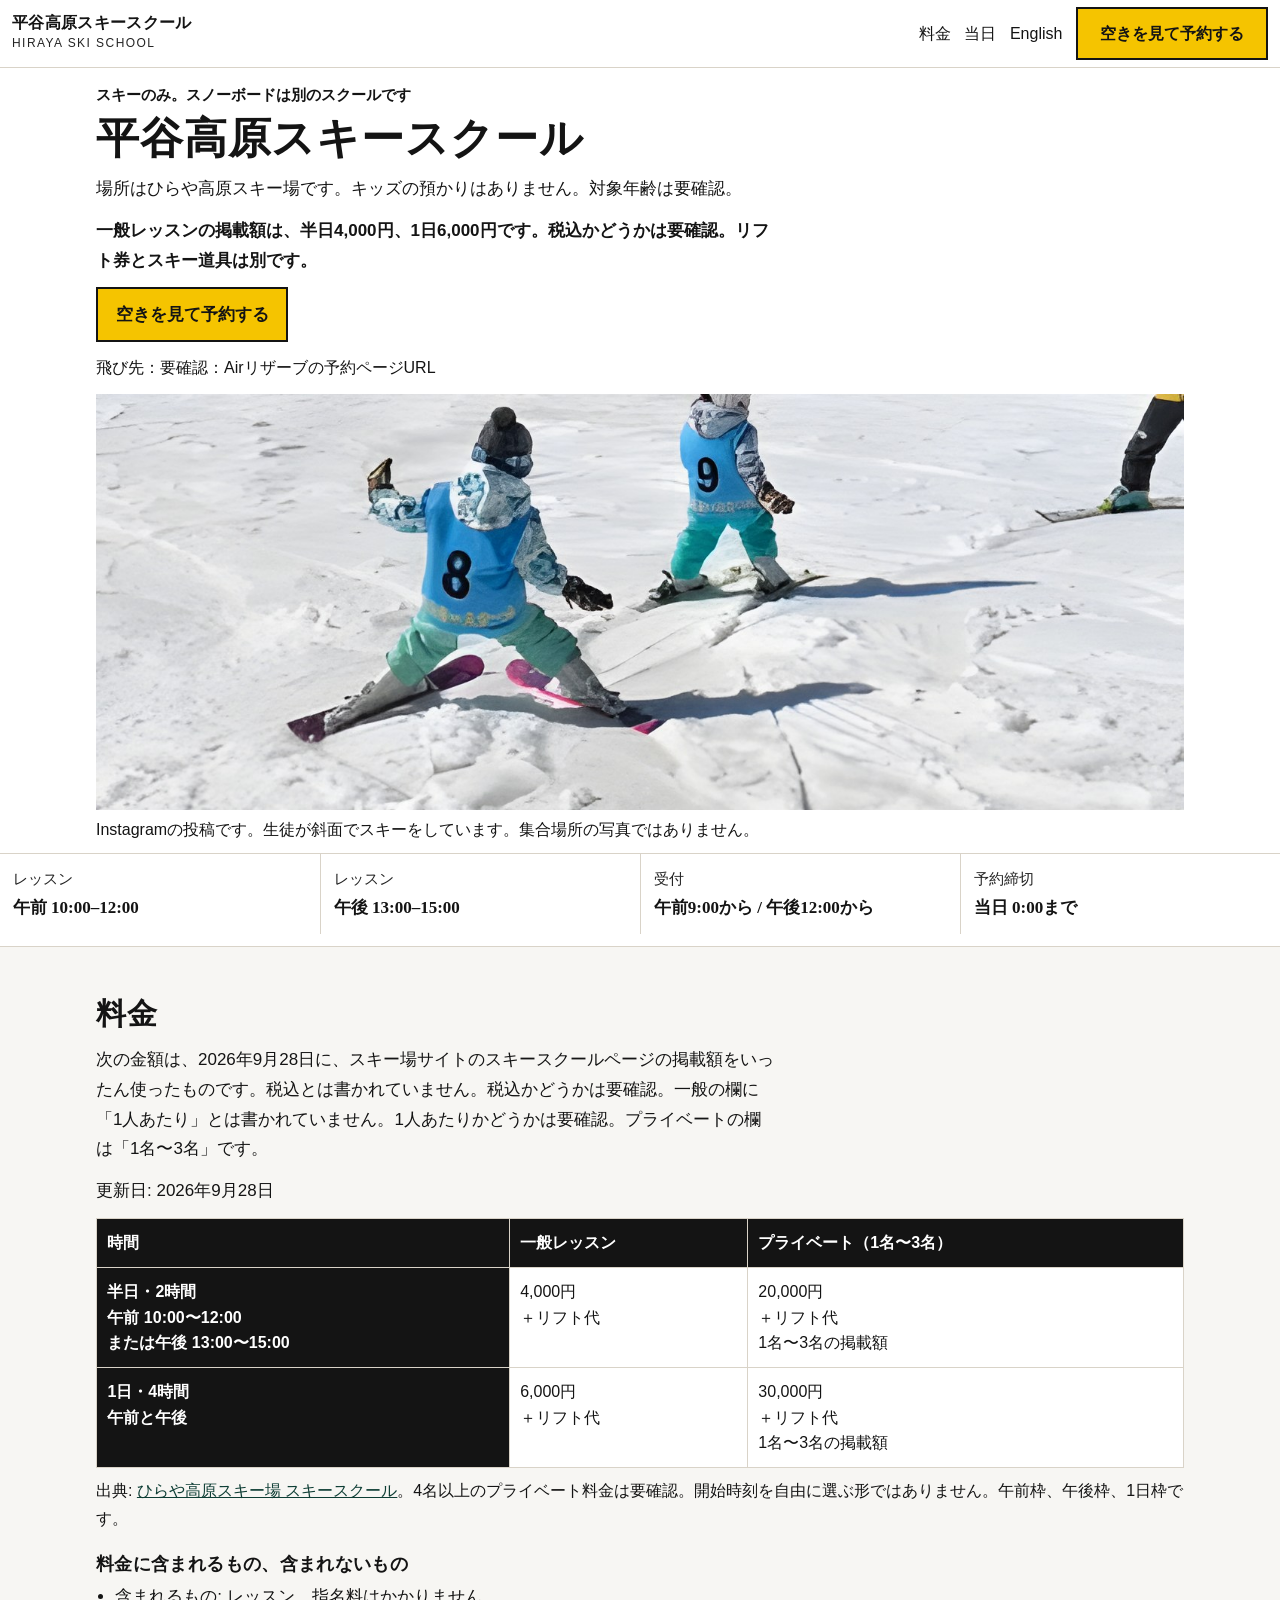
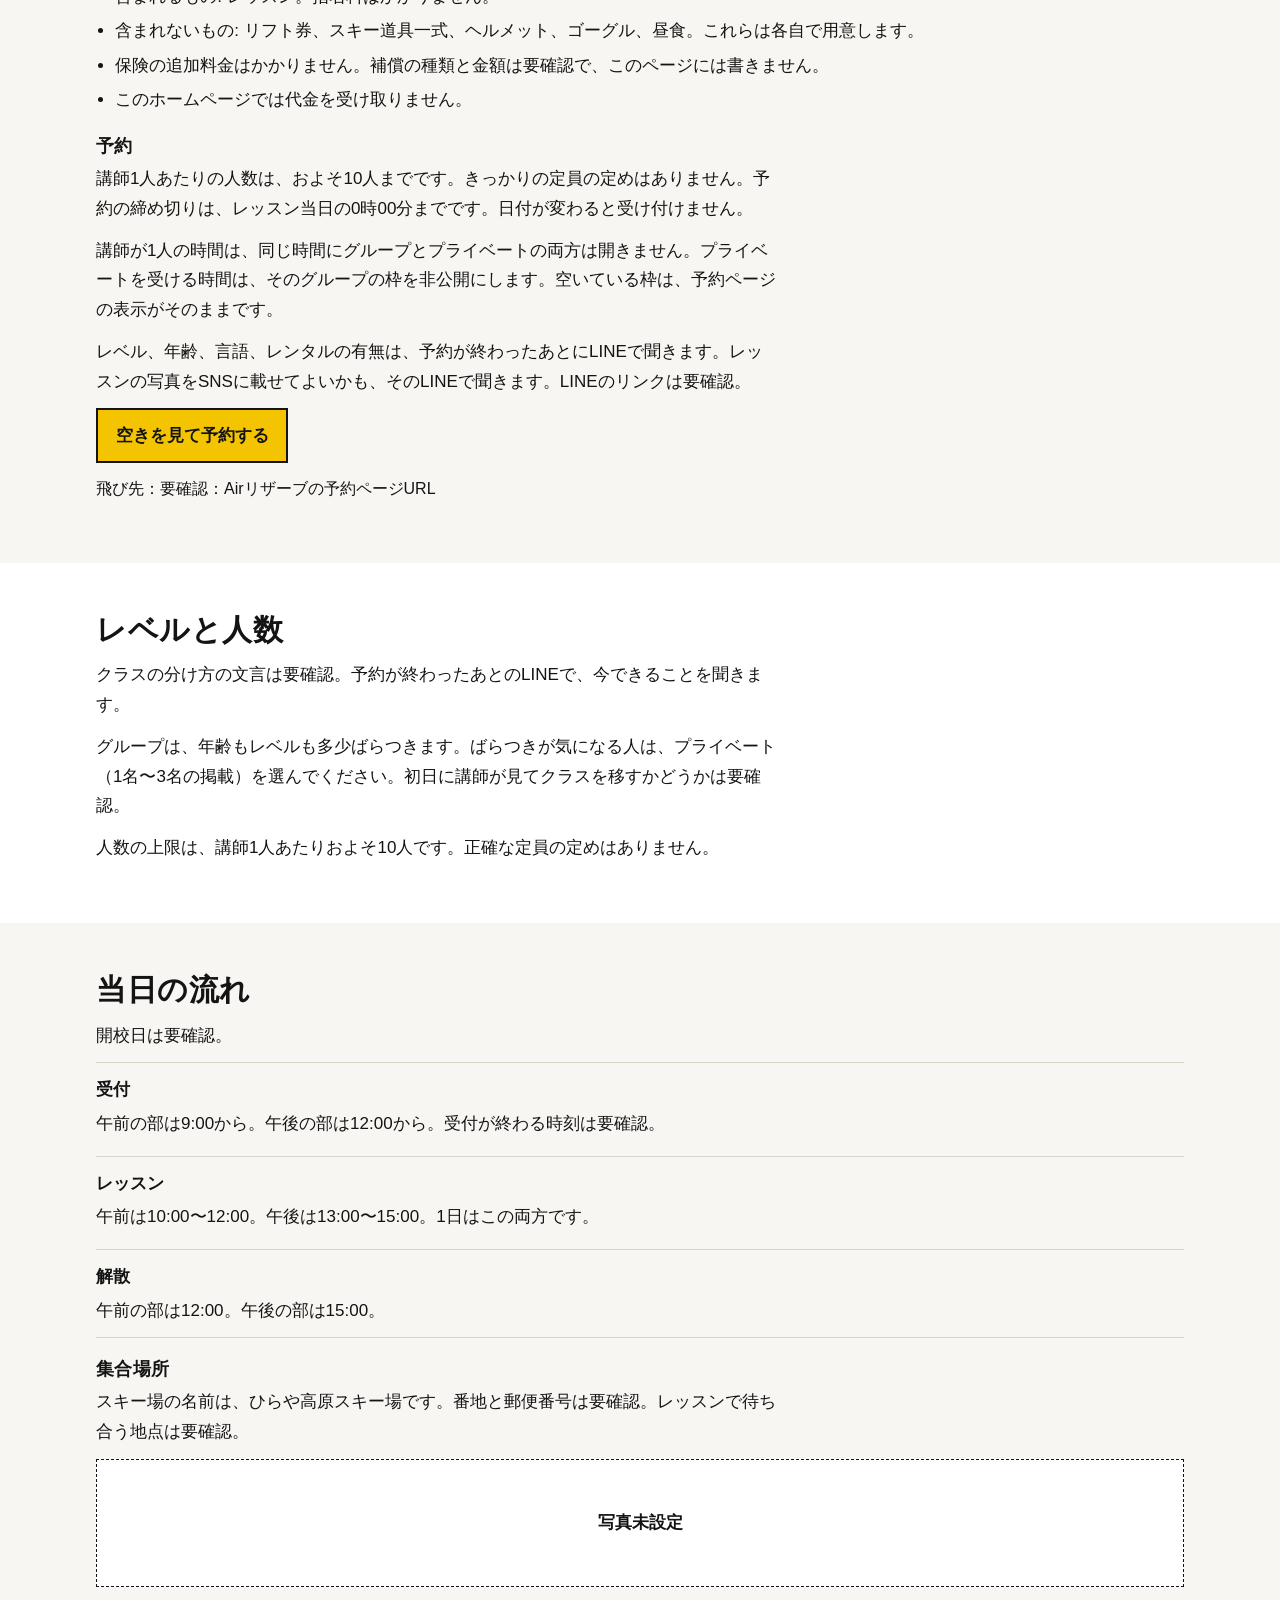
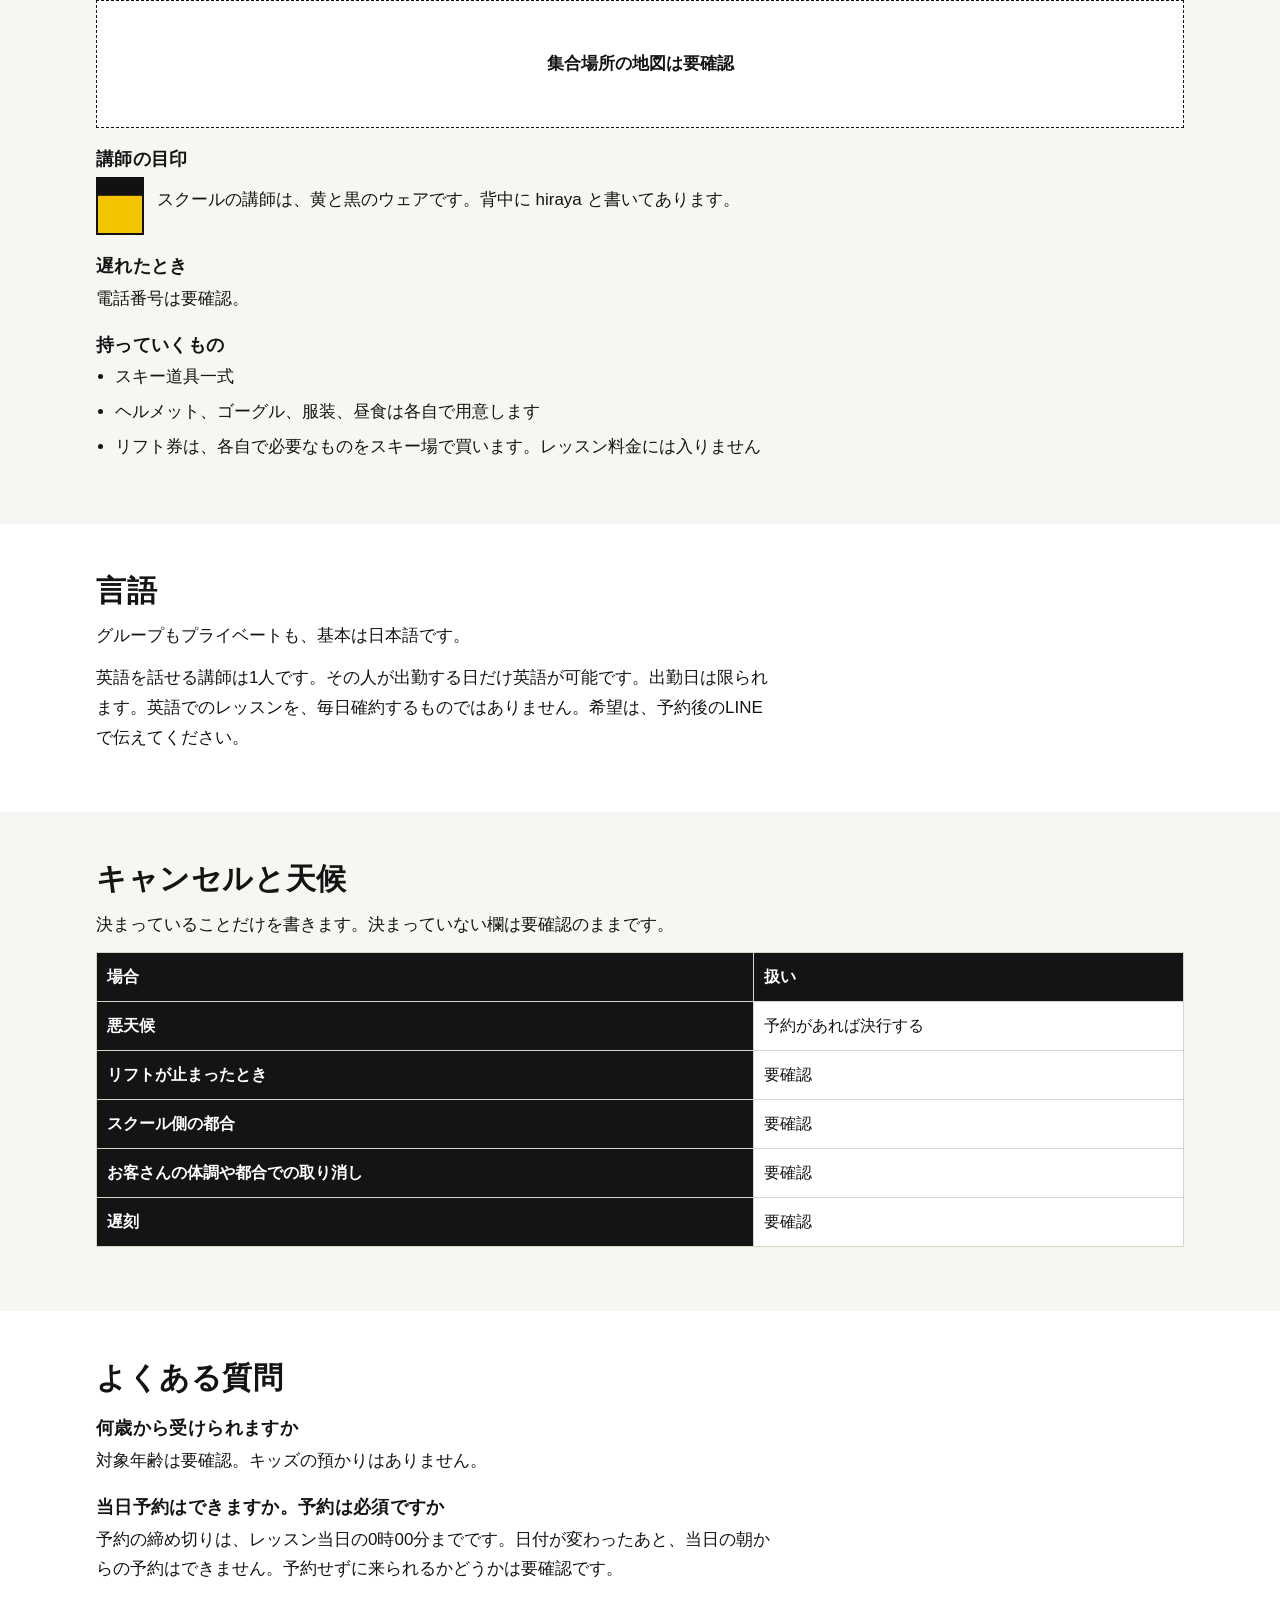
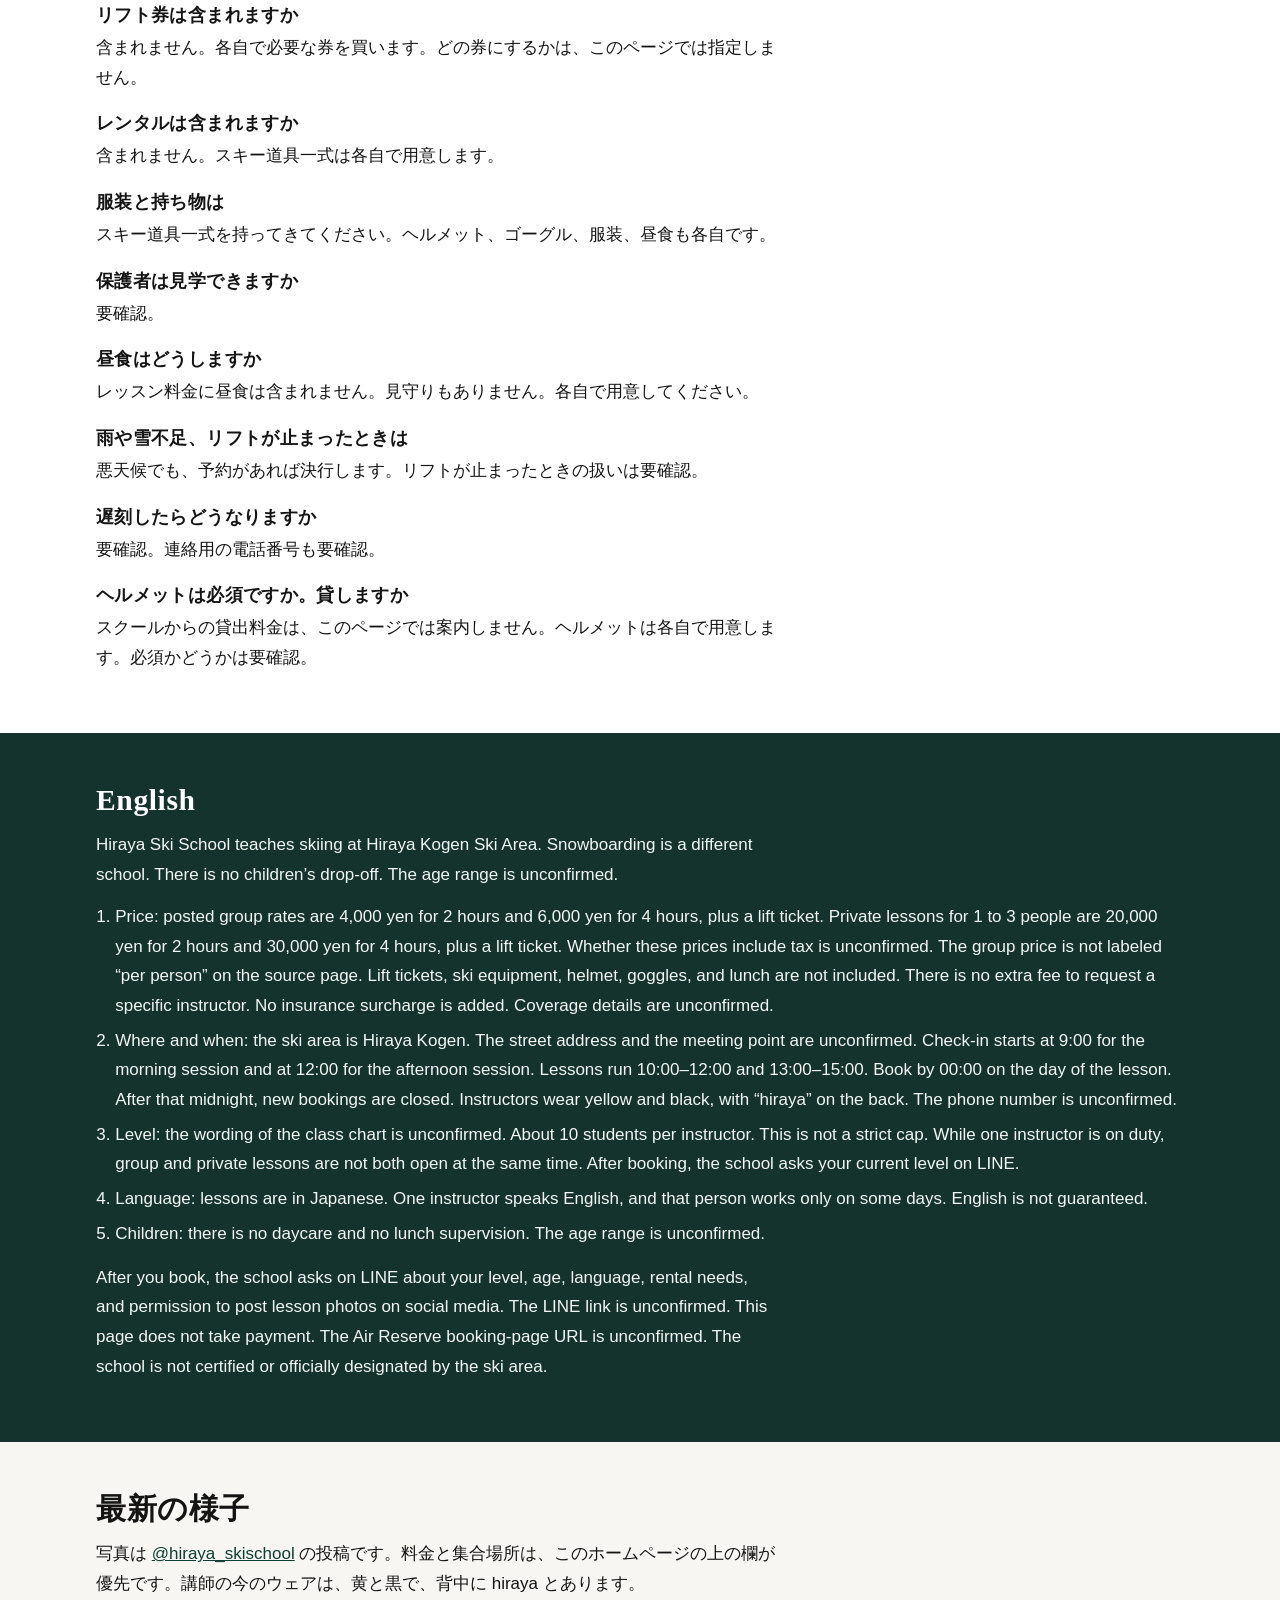
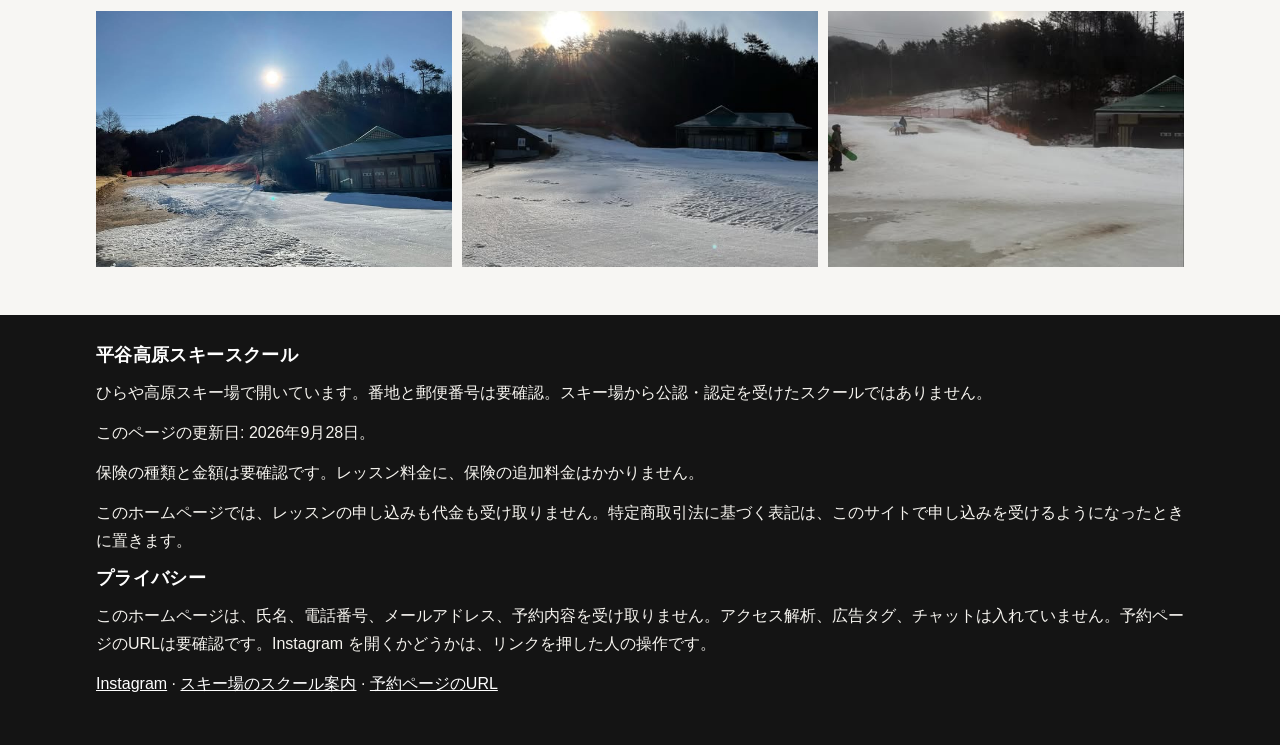
<file: index.html>
<!DOCTYPE html>
<html lang="ja">
<head>
  <meta charset="utf-8">
  <meta name="viewport" content="width=device-width, initial-scale=1">
  <title>平谷高原スキースクール｜ひらや高原スキー場</title>
  <meta name="description" content="ひらや高原スキー場のスキースクール。一般レッスンの掲載額は半日4,000円、1日6,000円。税込かは要確認。予約ページのURLは要確認。">
  <meta name="theme-color" content="#141414">
  <link rel="icon" href="favicon.svg" type="image/svg+xml">
  <link rel="stylesheet" href="styles.css?v=11">
  <script type="application/ld+json">
  {
    "@context": "https://schema.org",
    "@type": "SportsActivityLocation",
    "name": "平谷高原スキースクール",
    "sport": "スキー",
    "url": "https://www.instagram.com/hiraya_skischool/",
    "location": {
      "@type": "SkiResort",
      "name": "ひらや高原スキー場"
    }
  }
  </script>
</head>
<body>
  <a class="skip" href="#main">本文へスキップ</a>
  <header class="site-header">
    <a class="brand" href="index.html">
      <span class="brand-name">平谷高原スキースクール</span>
      <span class="brand-en">HIRAYA SKI SCHOOL</span>
    </a>
    <nav class="nav" aria-label="ページ内">
      <a href="#price">料金</a>
      <a href="#day">当日</a>
      <a href="#en">English</a>
      <a class="header-cta btn" href="reserve.html">空きを見て予約する</a>
    </nav>
  </header>

  <main id="main">
    <section class="hero" id="top">
      <div class="wrap">
        <p class="kicker">スキーのみ。スノーボードは別のスクールです</p>
        <h1>平谷高原スキースクール</h1>
        <p class="lead">場所はひらや高原スキー場です。キッズの預かりはありません。対象年齢は要確認。</p>
        <p class="price-line">一般レッスンの掲載額は、半日4,000円、1日6,000円です。税込かどうかは要確認。リフト券とスキー道具は別です。</p>
        <p class="book-row"><a class="btn" href="reserve.html">空きを見て予約する</a></p>
        <p class="dest">飛び先：要確認：Airリザーブの予約ページURL</p>
        <figure class="photo-lead">
          <a href="https://www.instagram.com/hiraya_skischool/reel/DVncLkek7PO/">
            <img src="assets/ig-students.jpg" width="361" height="640" alt="ひらや高原スキースクールのInstagram投稿。ゼッケン8と9の子どもが、足を開いて斜面をスキーしている">
          </a>
          <figcaption>Instagramの投稿です。生徒が斜面でスキーをしています。集合場所の写真ではありません。</figcaption>
        </figure>
      </div>
    </section>

    <section class="facts" aria-label="時刻">
      <p class="fact"><span>レッスン</span><b>午前 10:00–12:00</b></p>
      <p class="fact"><span>レッスン</span><b>午後 13:00–15:00</b></p>
      <p class="fact"><span>受付</span><b>午前9:00から / 午後12:00から</b></p>
      <p class="fact"><span>予約締切</span><b>当日 0:00まで</b></p>
    </section>

    <section class="section" id="price">
      <div class="wrap">
        <h2>料金</h2>
        <p>次の金額は、2026年9月28日に、スキー場サイトのスキースクールページの掲載額をいったん使ったものです。税込とは書かれていません。税込かどうかは要確認。一般の欄に「1人あたり」とは書かれていません。1人あたりかどうかは要確認。プライベートの欄は「1名〜3名」です。</p>
        <p>更新日: 2026年9月28日</p>
        <div class="table-scroll">
          <table>
            <thead>
              <tr>
                <th scope="col">時間</th>
                <th scope="col">一般レッスン</th>
                <th scope="col">プライベート（1名〜3名）</th>
              </tr>
            </thead>
            <tbody>
              <tr>
                <th scope="row">半日・2時間<br>午前 10:00〜12:00<br>または午後 13:00〜15:00</th>
                <td>4,000円<br>＋リフト代</td>
                <td>20,000円<br>＋リフト代<br>1名〜3名の掲載額</td>
              </tr>
              <tr>
                <th scope="row">1日・4時間<br>午前と午後</th>
                <td>6,000円<br>＋リフト代</td>
                <td>30,000円<br>＋リフト代<br>1名〜3名の掲載額</td>
              </tr>
            </tbody>
            <caption>出典: <a href="https://hiraya-kougen.com/winter/ski_school.php">ひらや高原スキー場 スキースクール</a>。4名以上のプライベート料金は要確認。開始時刻を自由に選ぶ形ではありません。午前枠、午後枠、1日枠です。</caption>
          </table>
        </div>

        <h3>料金に含まれるもの、含まれないもの</h3>
        <ul>
          <li>含まれるもの: レッスン。指名料はかかりません。</li>
          <li>含まれないもの: リフト券、スキー道具一式、ヘルメット、ゴーグル、昼食。これらは各自で用意します。</li>
          <li>保険の追加料金はかかりません。補償の種類と金額は要確認で、このページには書きません。</li>
          <li>このホームページでは代金を受け取りません。</li>
        </ul>

        <h3>予約</h3>
        <p>講師1人あたりの人数は、およそ10人までです。きっかりの定員の定めはありません。予約の締め切りは、レッスン当日の0時00分までです。日付が変わると受け付けません。</p>
        <p>講師が1人の時間は、同じ時間にグループとプライベートの両方は開きません。プライベートを受ける時間は、そのグループの枠を非公開にします。空いている枠は、予約ページの表示がそのままです。</p>
        <p>レベル、年齢、言語、レンタルの有無は、予約が終わったあとにLINEで聞きます。レッスンの写真をSNSに載せてよいかも、そのLINEで聞きます。LINEのリンクは要確認。</p>
        <p class="book-row"><a class="btn" href="reserve.html">空きを見て予約する</a></p>
        <p class="dest">飛び先：要確認：Airリザーブの予約ページURL</p>
      </div>
    </section>

    <section class="section section-alt" id="level">
      <div class="wrap">
        <h2>レベルと人数</h2>
        <p>クラスの分け方の文言は要確認。予約が終わったあとのLINEで、今できることを聞きます。</p>
        <p>グループは、年齢もレベルも多少ばらつきます。ばらつきが気になる人は、プライベート（1名〜3名の掲載）を選んでください。初日に講師が見てクラスを移すかどうかは要確認。</p>
        <p>人数の上限は、講師1人あたりおよそ10人です。正確な定員の定めはありません。</p>
      </div>
    </section>

    <section class="section" id="day">
      <div class="wrap">
        <h2>当日の流れ</h2>
        <p>開校日は要確認。</p>
        <ol class="timeline">
          <li>
            <strong>受付</strong>
            <p>午前の部は9:00から。午後の部は12:00から。受付が終わる時刻は要確認。</p>
          </li>
          <li>
            <strong>レッスン</strong>
            <p>午前は10:00〜12:00。午後は13:00〜15:00。1日はこの両方です。</p>
          </li>
          <li>
            <strong>解散</strong>
            <p>午前の部は12:00。午後の部は15:00。</p>
          </li>
        </ol>

        <h3>集合場所</h3>
        <p>スキー場の名前は、ひらや高原スキー場です。番地と郵便番号は要確認。レッスンで待ち合う地点は要確認。</p>
        <div class="frame">写真未設定</div>
        <div class="frame">集合場所の地図は要確認</div>

        <h3>講師の目印</h3>
        <div class="mark">
          <span class="bib" aria-hidden="true"></span>
          <p>スクールの講師は、黄と黒のウェアです。背中に hiraya と書いてあります。</p>
        </div>

        <h3>遅れたとき</h3>
        <p>電話番号は要確認。</p>

        <h3>持っていくもの</h3>
        <ul>
          <li>スキー道具一式</li>
          <li>ヘルメット、ゴーグル、服装、昼食は各自で用意します</li>
          <li>リフト券は、各自で必要なものをスキー場で買います。レッスン料金には入りません</li>
        </ul>
      </div>
    </section>

    <section class="section section-alt" id="language">
      <div class="wrap">
        <h2>言語</h2>
        <p>グループもプライベートも、基本は日本語です。</p>
        <p>英語を話せる講師は1人です。その人が出勤する日だけ英語が可能です。出勤日は限られます。英語でのレッスンを、毎日確約するものではありません。希望は、予約後のLINEで伝えてください。</p>
      </div>
    </section>

    <section class="section" id="cancel">
      <div class="wrap">
        <h2>キャンセルと天候</h2>
        <p>決まっていることだけを書きます。決まっていない欄は要確認のままです。</p>
        <div class="table-scroll">
          <table>
            <thead>
              <tr>
                <th scope="col">場合</th>
                <th scope="col">扱い</th>
              </tr>
            </thead>
            <tbody>
              <tr>
                <th scope="row">悪天候</th>
                <td>予約があれば決行する</td>
              </tr>
              <tr>
                <th scope="row">リフトが止まったとき</th>
                <td>要確認</td>
              </tr>
              <tr>
                <th scope="row">スクール側の都合</th>
                <td>要確認</td>
              </tr>
              <tr>
                <th scope="row">お客さんの体調や都合での取り消し</th>
                <td>要確認</td>
              </tr>
              <tr>
                <th scope="row">遅刻</th>
                <td>要確認</td>
              </tr>
            </tbody>
          </table>
        </div>
      </div>
    </section>

    <section class="section section-alt" id="faq">
      <div class="wrap">
        <h2>よくある質問</h2>
        <h3>何歳から受けられますか</h3>
        <p>対象年齢は要確認。キッズの預かりはありません。</p>
        <h3>当日予約はできますか。予約は必須ですか</h3>
        <p>予約の締め切りは、レッスン当日の0時00分までです。日付が変わったあと、当日の朝からの予約はできません。予約せずに来られるかどうかは要確認です。</p>
        <h3>リフト券は含まれますか</h3>
        <p>含まれません。各自で必要な券を買います。どの券にするかは、このページでは指定しません。</p>
        <h3>レンタルは含まれますか</h3>
        <p>含まれません。スキー道具一式は各自で用意します。</p>
        <h3>服装と持ち物は</h3>
        <p>スキー道具一式を持ってきてください。ヘルメット、ゴーグル、服装、昼食も各自です。</p>
        <h3>保護者は見学できますか</h3>
        <p>要確認。</p>
        <h3>昼食はどうしますか</h3>
        <p>レッスン料金に昼食は含まれません。見守りもありません。各自で用意してください。</p>
        <h3>雨や雪不足、リフトが止まったときは</h3>
        <p>悪天候でも、予約があれば決行します。リフトが止まったときの扱いは要確認。</p>
        <h3>遅刻したらどうなりますか</h3>
        <p>要確認。連絡用の電話番号も要確認。</p>
        <h3>ヘルメットは必須ですか。貸しますか</h3>
        <p>スクールからの貸出料金は、このページでは案内しません。ヘルメットは各自で用意します。必須かどうかは要確認。</p>
      </div>
    </section>

    <section class="section en" id="en" lang="en">
      <div class="wrap">
        <h2>English</h2>
        <p>Hiraya Ski School teaches skiing at Hiraya Kogen Ski Area. Snowboarding is a different school. There is no children’s drop-off. The age range is unconfirmed.</p>
        <ol>
          <li>Price: posted group rates are 4,000 yen for 2 hours and 6,000 yen for 4 hours, plus a lift ticket. Private lessons for 1 to 3 people are 20,000 yen for 2 hours and 30,000 yen for 4 hours, plus a lift ticket. Whether these prices include tax is unconfirmed. The group price is not labeled “per person” on the source page. Lift tickets, ski equipment, helmet, goggles, and lunch are not included. There is no extra fee to request a specific instructor. No insurance surcharge is added. Coverage details are unconfirmed.</li>
          <li>Where and when: the ski area is Hiraya Kogen. The street address and the meeting point are unconfirmed. Check-in starts at 9:00 for the morning session and at 12:00 for the afternoon session. Lessons run 10:00–12:00 and 13:00–15:00. Book by 00:00 on the day of the lesson. After that midnight, new bookings are closed. Instructors wear yellow and black, with “hiraya” on the back. The phone number is unconfirmed.</li>
          <li>Level: the wording of the class chart is unconfirmed. About 10 students per instructor. This is not a strict cap. While one instructor is on duty, group and private lessons are not both open at the same time. After booking, the school asks your current level on LINE.</li>
          <li>Language: lessons are in Japanese. One instructor speaks English, and that person works only on some days. English is not guaranteed.</li>
          <li>Children: there is no daycare and no lunch supervision. The age range is unconfirmed.</li>
        </ol>
        <p>After you book, the school asks on LINE about your level, age, language, rental needs, and permission to post lesson photos on social media. The LINE link is unconfirmed. This page does not take payment. The Air Reserve booking-page URL is unconfirmed. The school is not certified or officially designated by the ski area.</p>
      </div>
    </section>

    <section class="section" id="instagram">
      <div class="wrap">
        <h2>最新の様子</h2>
        <p>写真は <a href="https://www.instagram.com/hiraya_skischool/">@hiraya_skischool</a> の投稿です。料金と集合場所は、このホームページの上の欄が優先です。講師の今のウェアは、黄と黒で、背中に hiraya とあります。</p>
        <div class="gallery">
          <figure>
            <a href="https://www.instagram.com/hiraya_skischool/p/DV4hFVok1bg/">
              <img src="assets/ig-slope-building.jpg" width="640" height="480" alt="ひらや高原スキースクールのInstagram投稿。青空の下の雪面と、緑の屋根の建物、奥に山">
            </a>
          </figure>
          <figure>
            <a href="https://www.instagram.com/hiraya_skischool/p/DVR3nmrEwV0/">
              <img src="assets/ig-slope-sun.jpg" width="480" height="640" alt="ひらや高原スキースクールのInstagram投稿。雪の斜面と建物">
            </a>
          </figure>
          <figure>
            <a href="https://www.instagram.com/hiraya_skischool/p/DVFAMLVk1m5/">
              <img src="assets/ig-slope-cloud.jpg" width="481" height="640" alt="ひらや高原スキースクールのInstagram投稿。曇りの雪面。左に人と、緑の屋根の建物">
            </a>
          </figure>
        </div>
      </div>
    </section>
  </main>

  <footer class="site-footer" id="privacy">
    <div class="wrap">
      <h2>平谷高原スキースクール</h2>
      <p>ひらや高原スキー場で開いています。番地と郵便番号は要確認。スキー場から公認・認定を受けたスクールではありません。</p>
      <p>このページの更新日: 2026年9月28日。</p>
      <p>保険の種類と金額は要確認です。レッスン料金に、保険の追加料金はかかりません。</p>
      <p>このホームページでは、レッスンの申し込みも代金も受け取りません。特定商取引法に基づく表記は、このサイトで申し込みを受けるようになったときに置きます。</p>
      <h2>プライバシー</h2>
      <p>このホームページは、氏名、電話番号、メールアドレス、予約内容を受け取りません。アクセス解析、広告タグ、チャットは入れていません。予約ページのURLは要確認です。Instagram を開くかどうかは、リンクを押した人の操作です。</p>
      <p><a href="https://www.instagram.com/hiraya_skischool/">Instagram</a> · <a href="https://hiraya-kougen.com/winter/ski_school.php">スキー場のスクール案内</a> · <a href="reserve.html">予約ページのURL</a></p>
    </div>
  </footer>

  <div class="dock">
    <a class="btn" href="reserve.html">空きを見て予約する</a>
  </div>
</body>
</html>
</file>
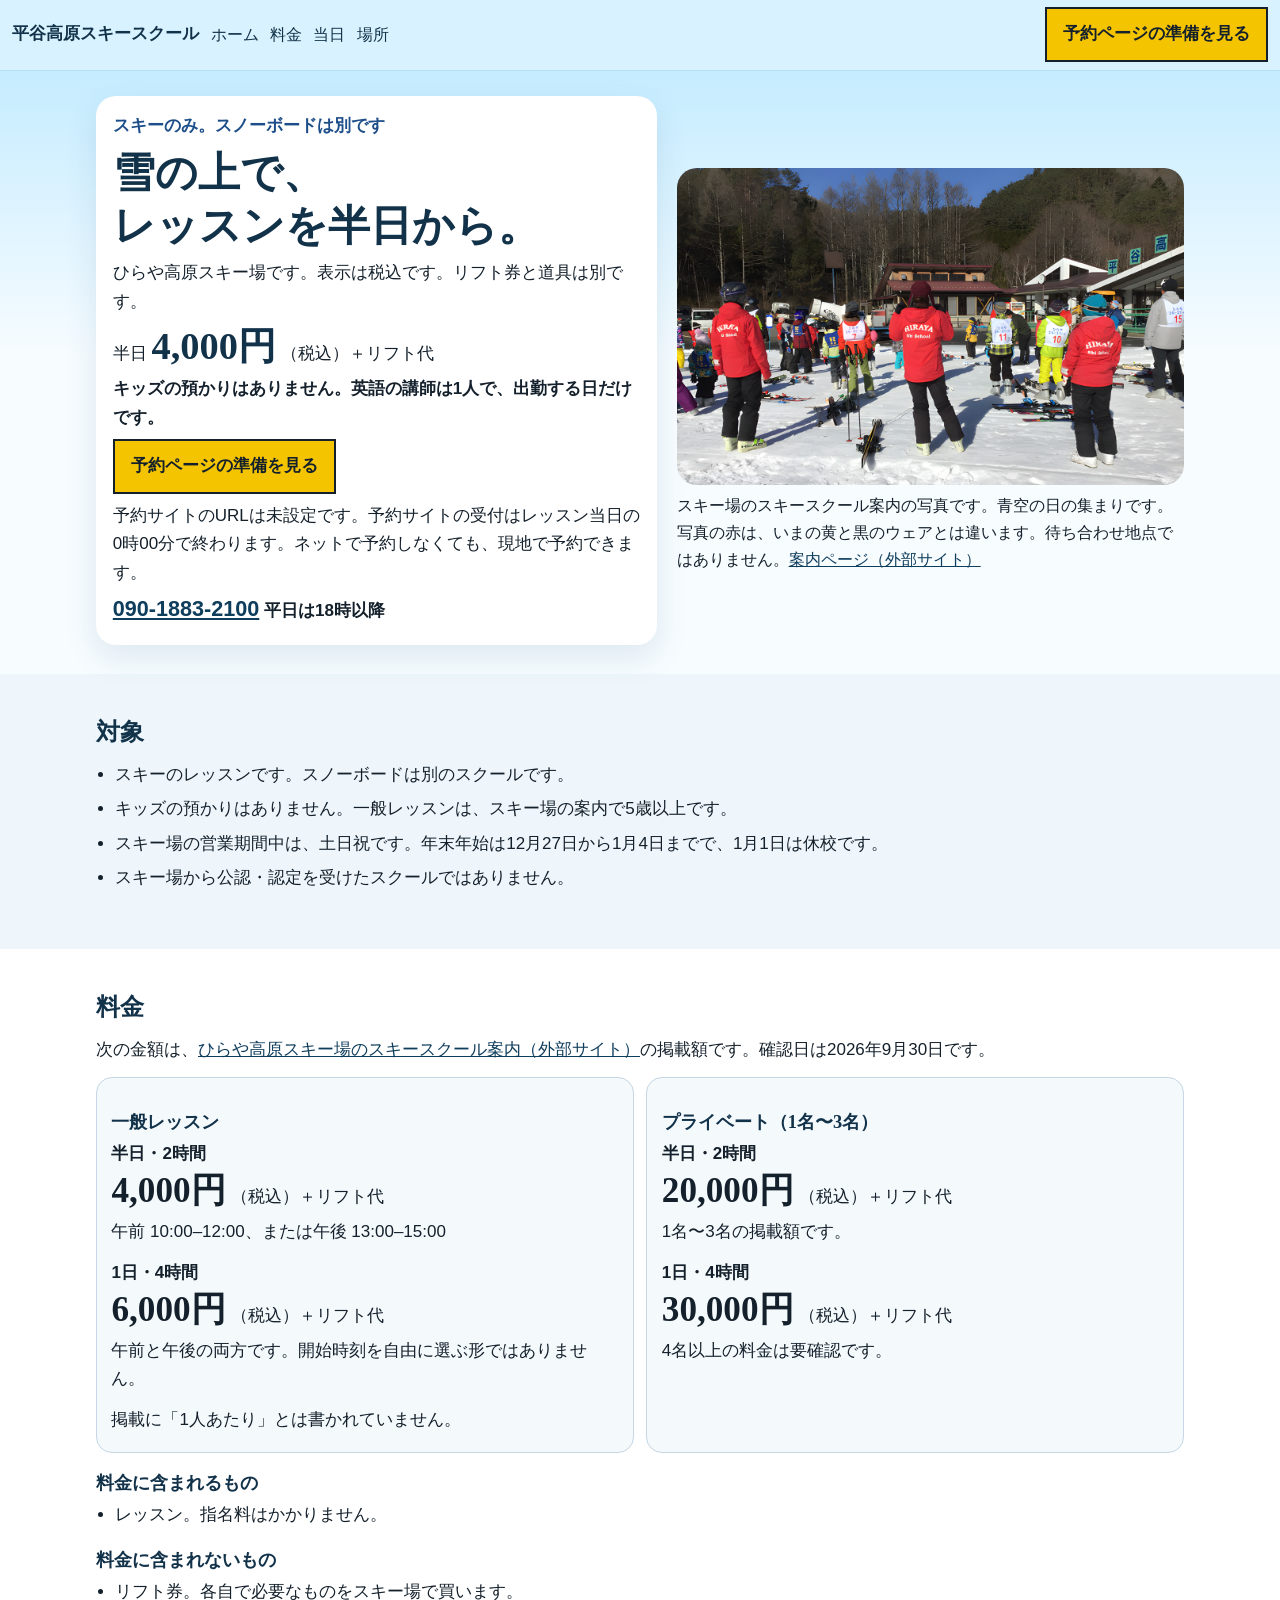
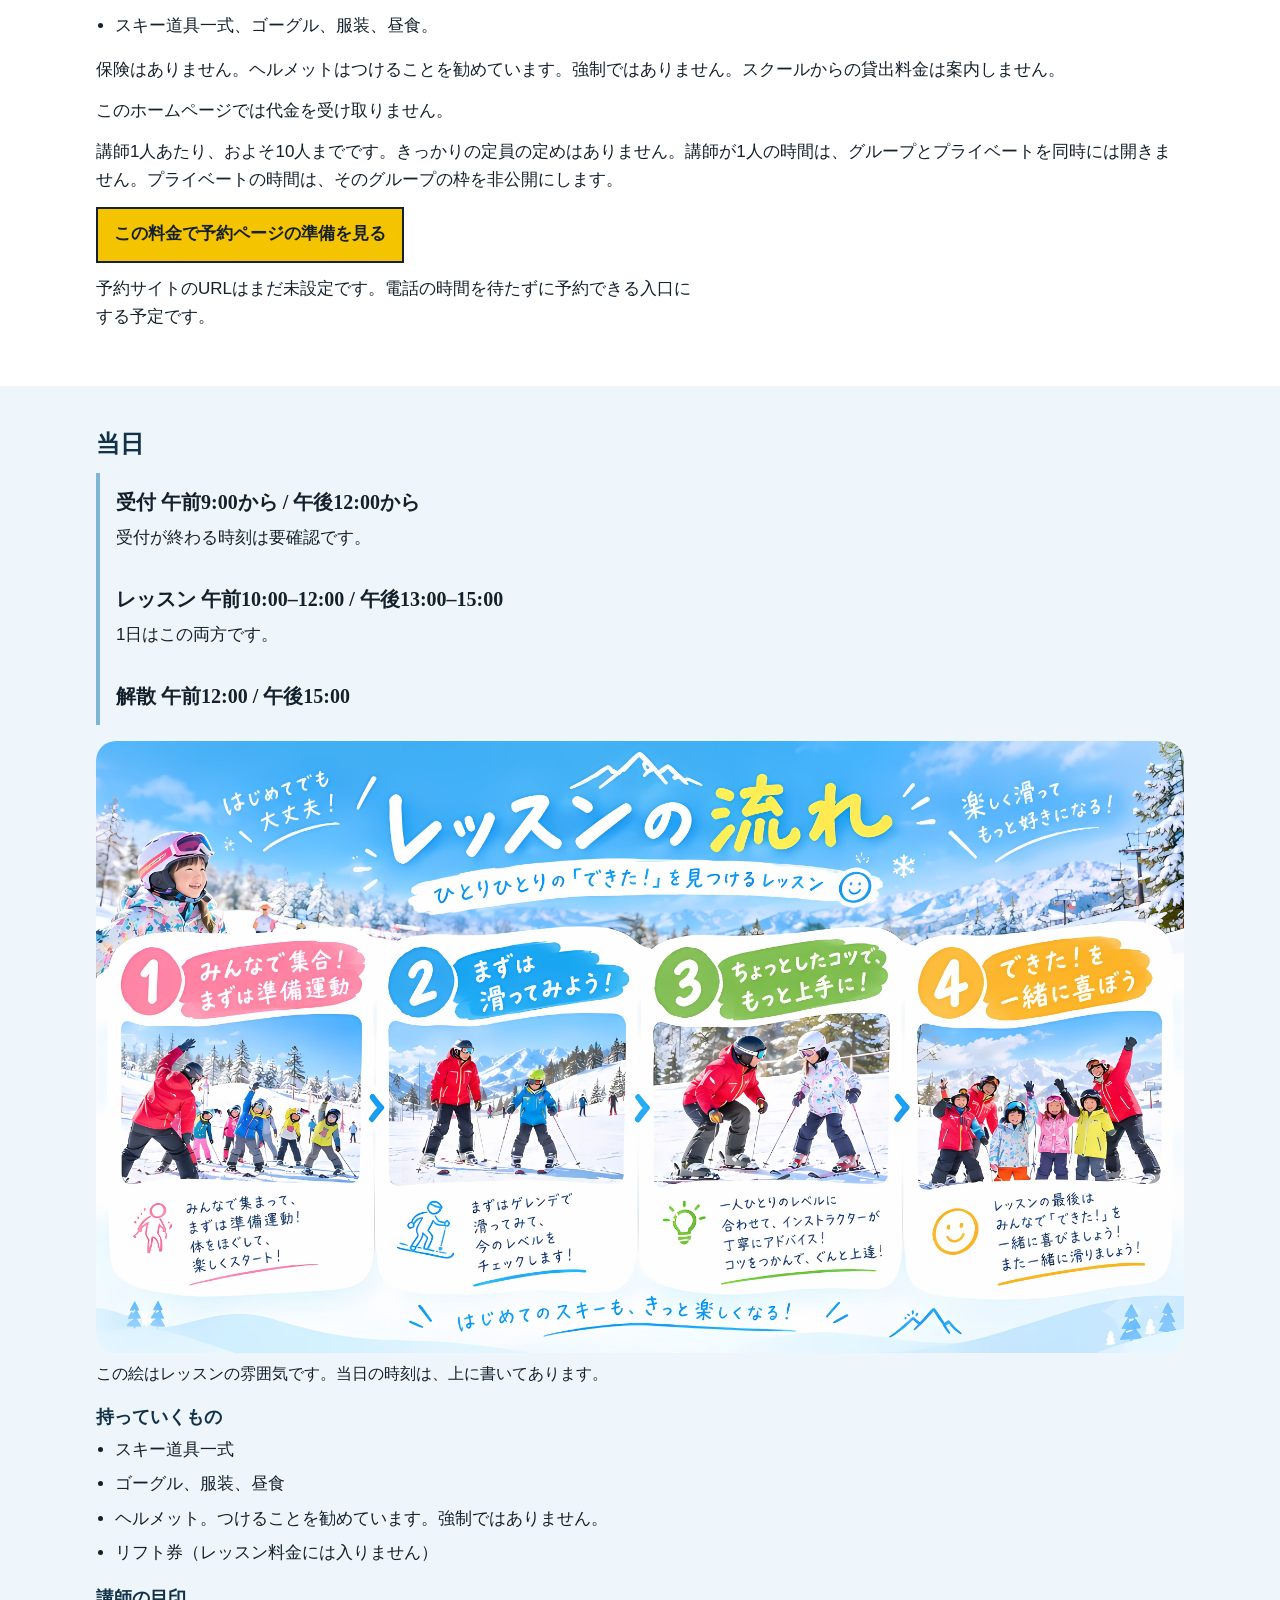
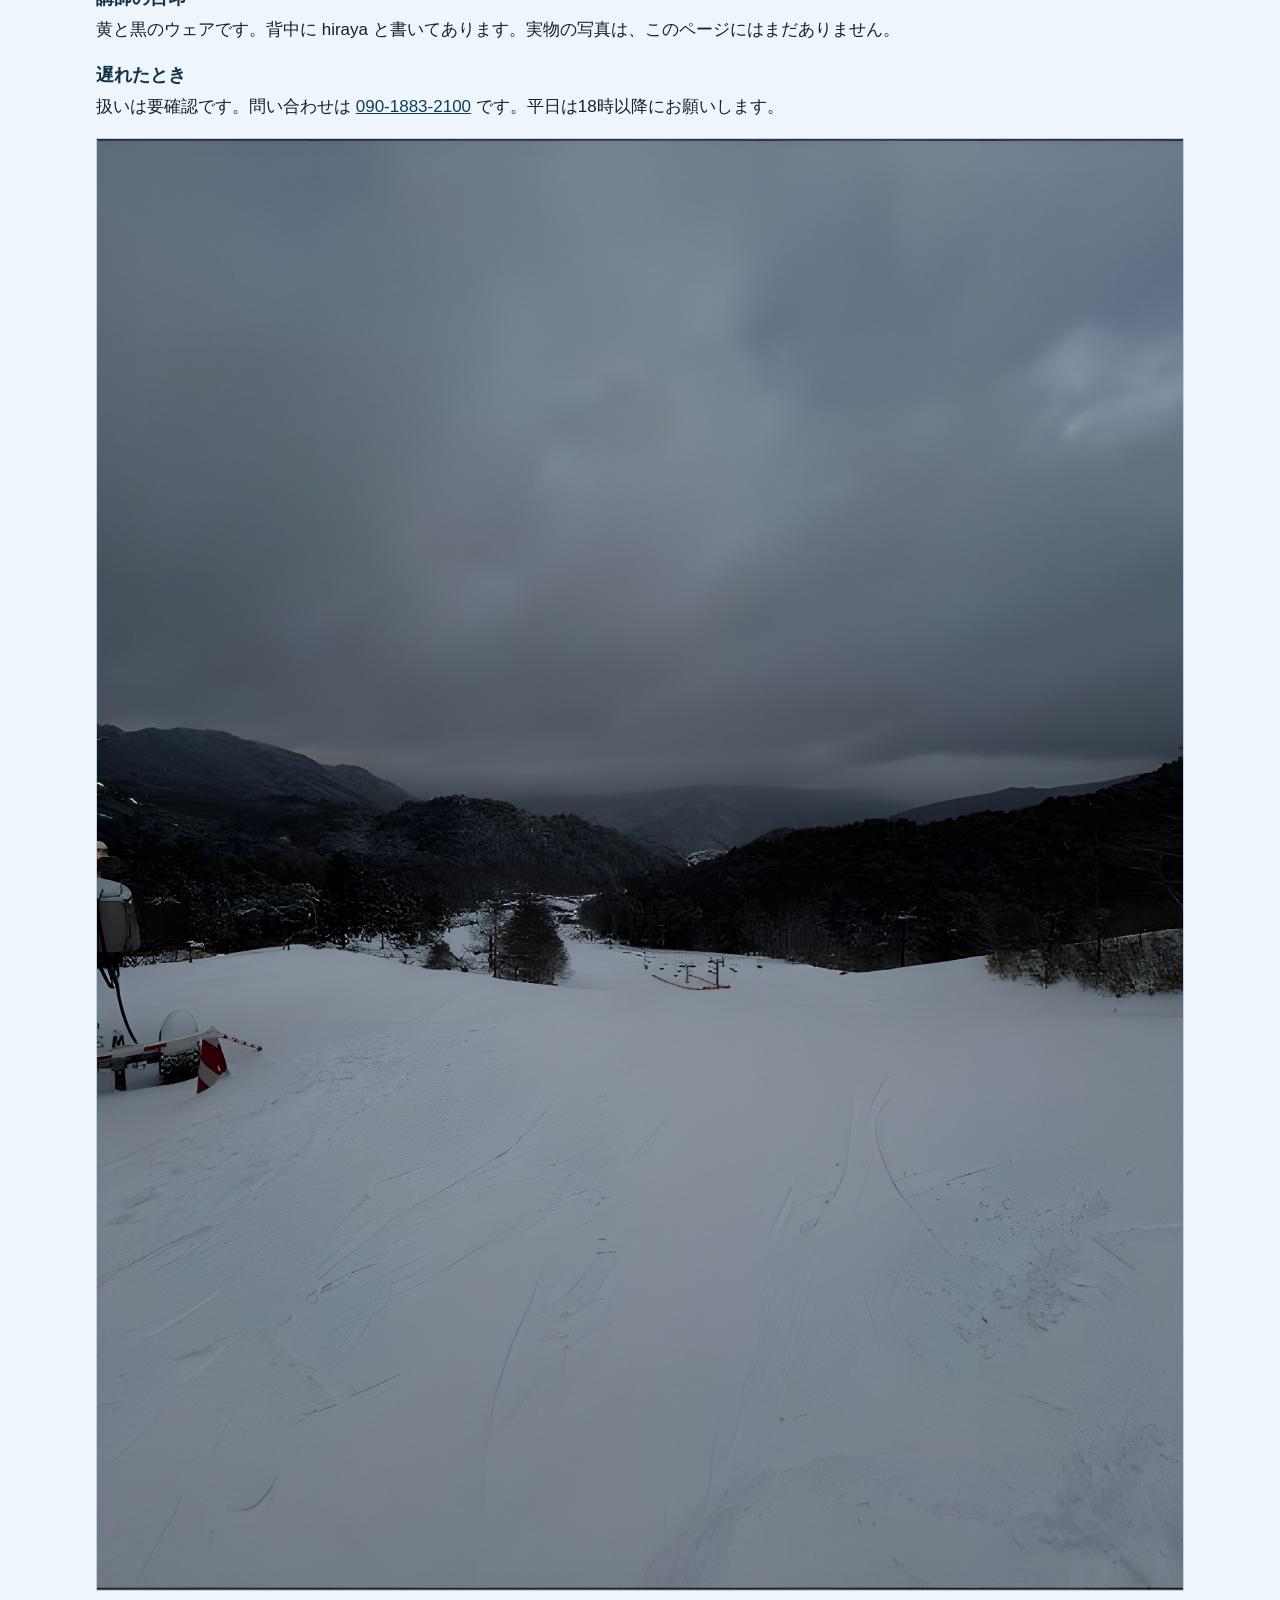
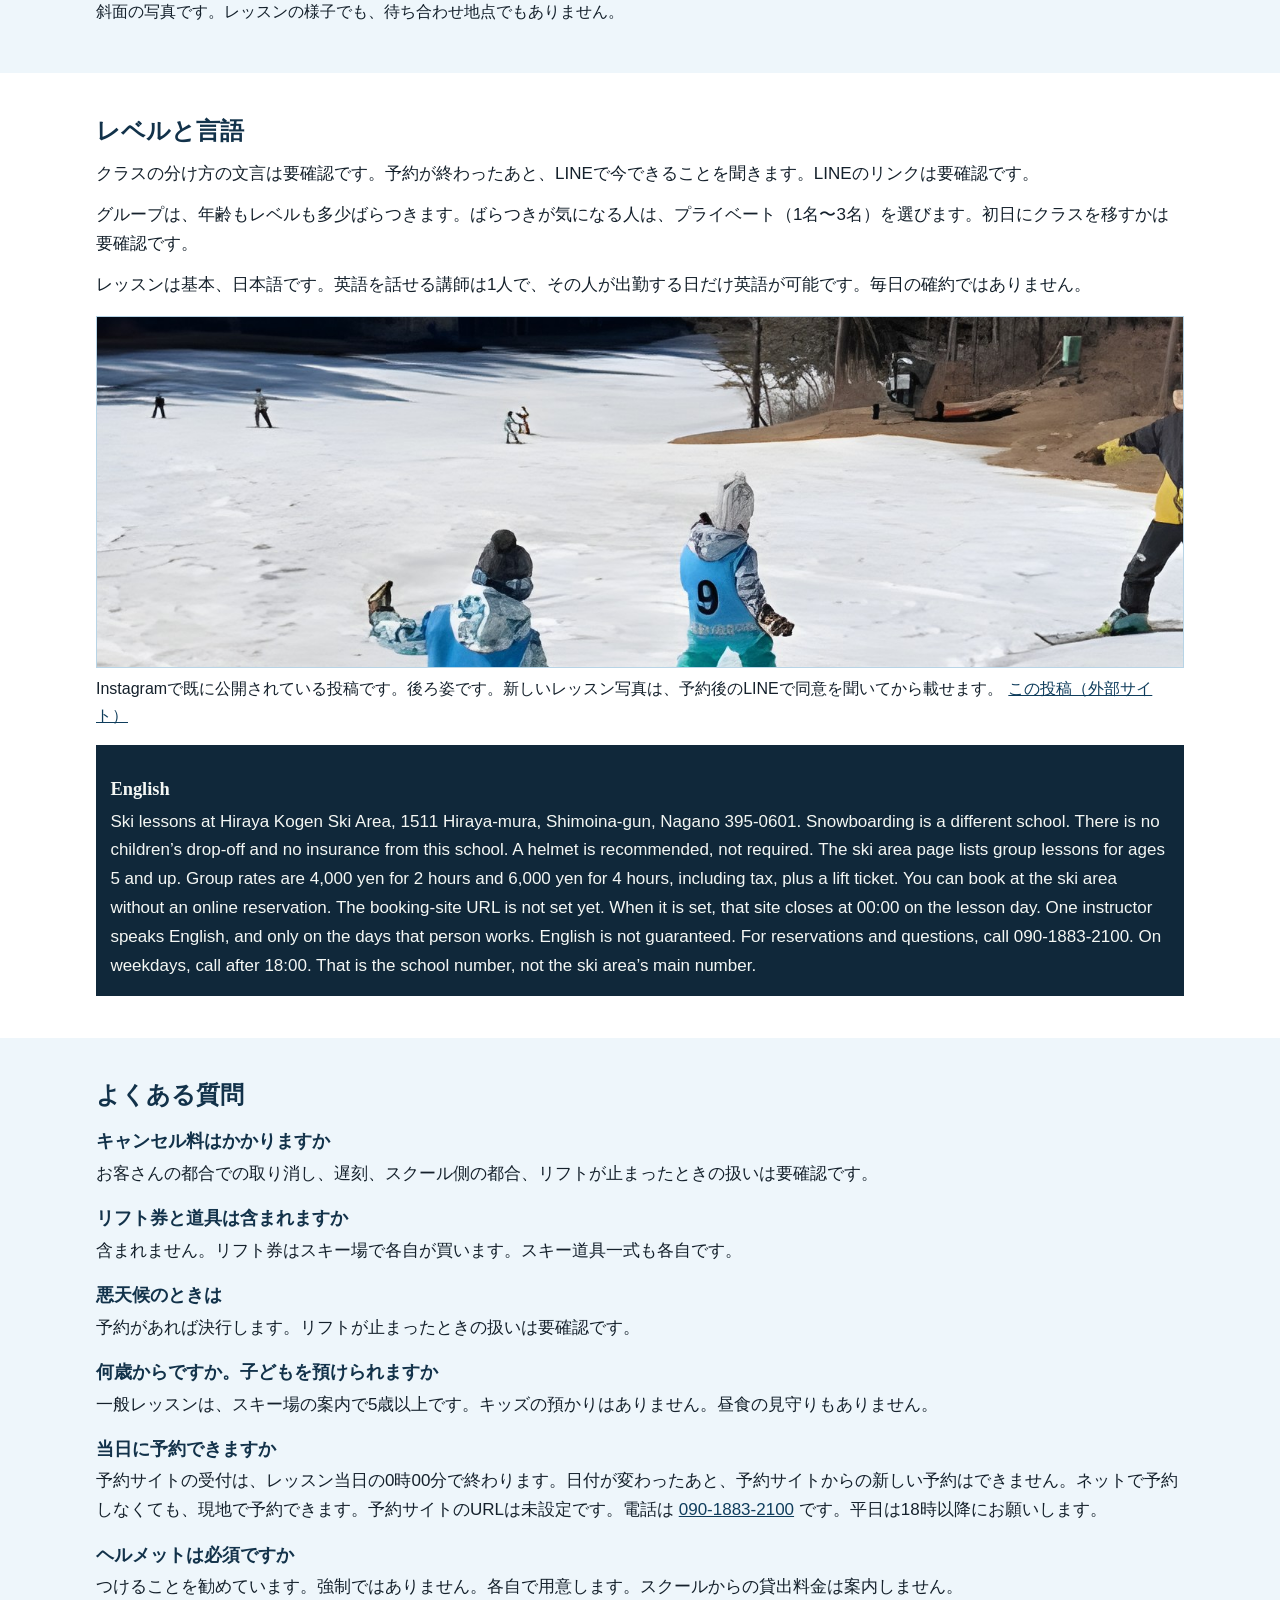
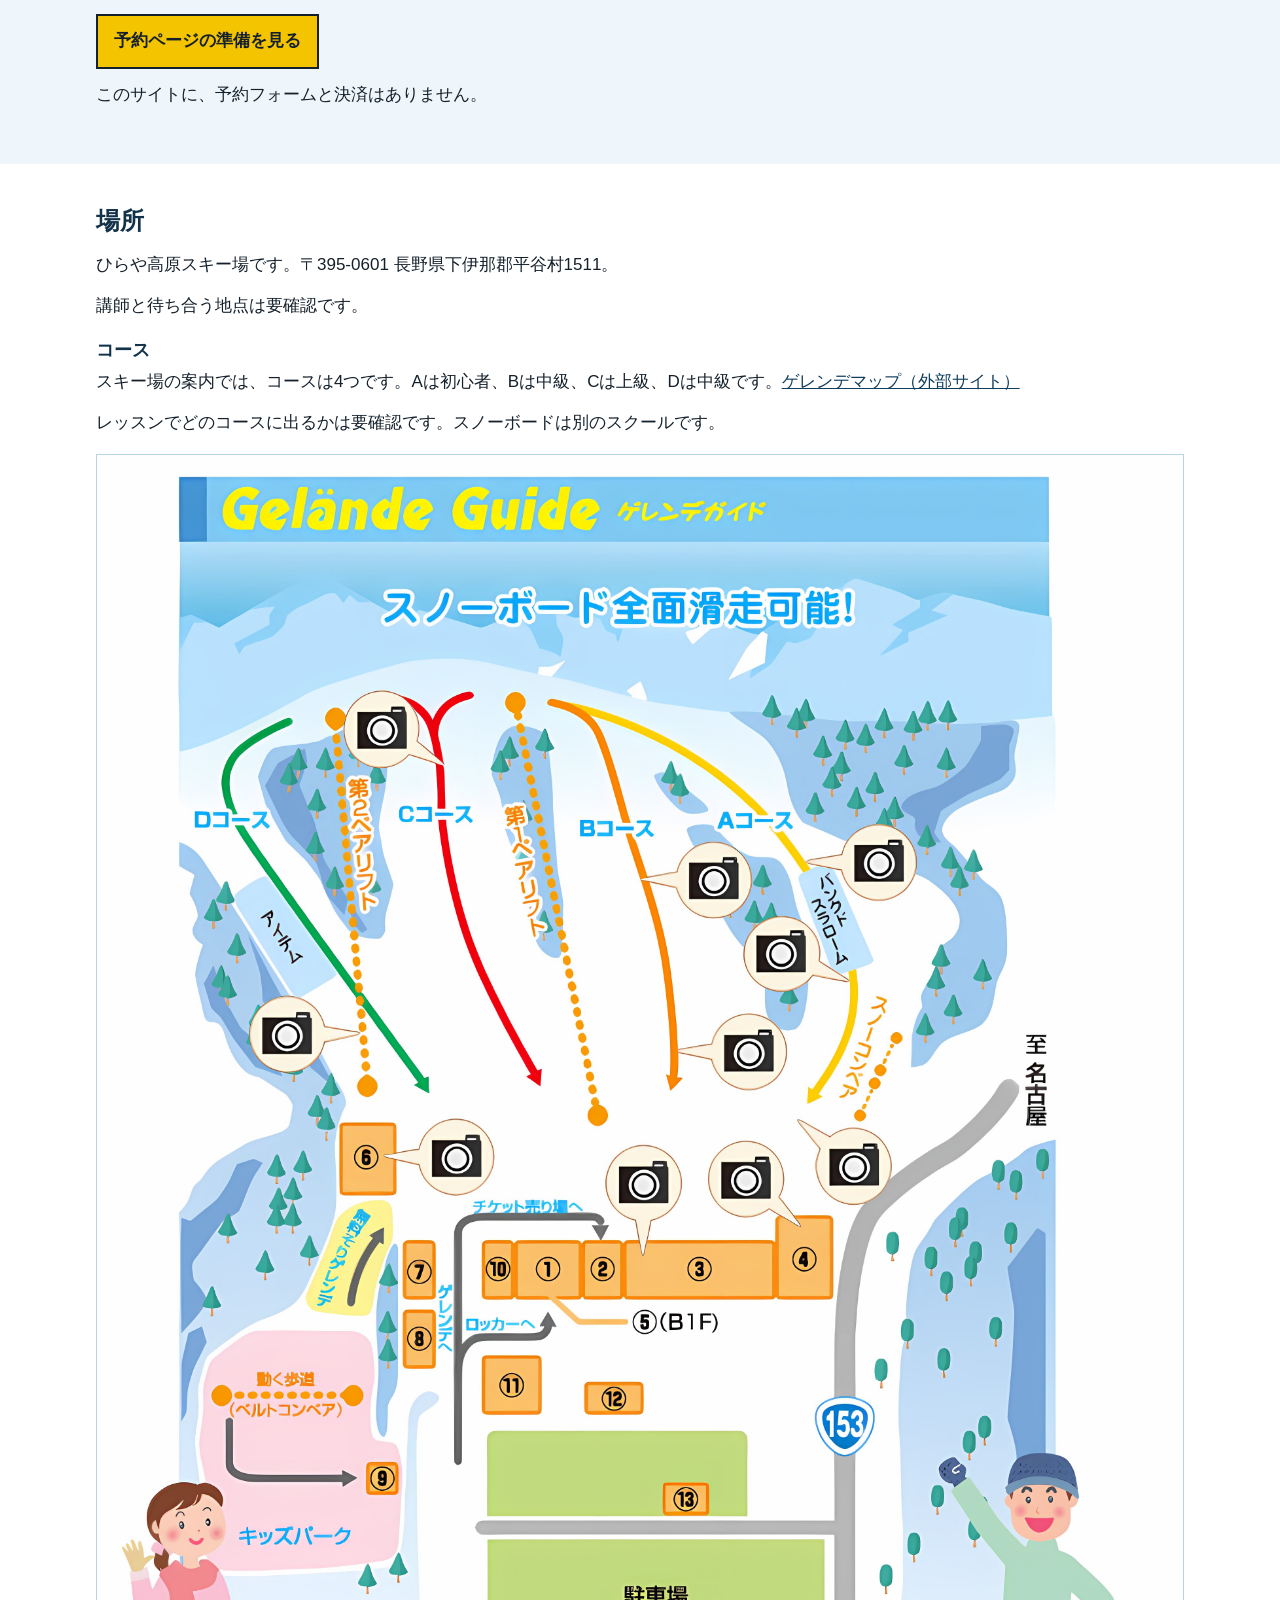
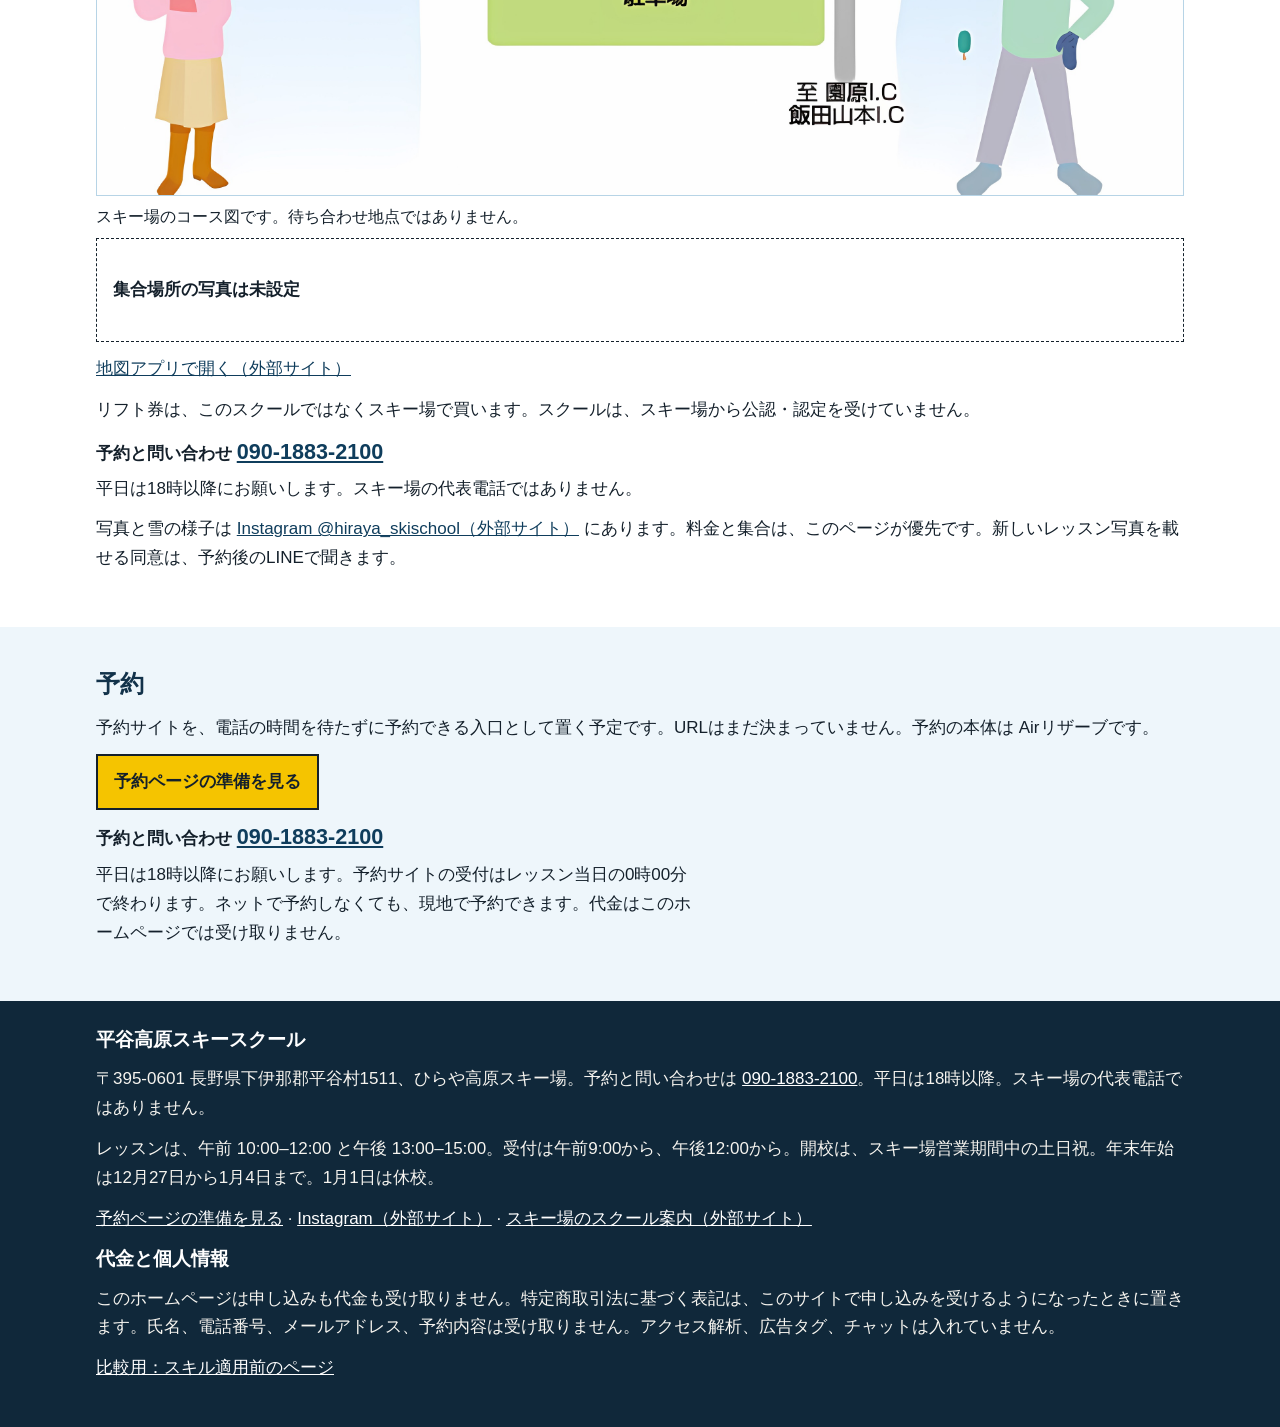
<file: docs/index.html>
<!DOCTYPE html>
<html lang="ja">
<head>
  <meta charset="utf-8">
  <meta name="viewport" content="width=device-width, initial-scale=1">
  <title>ひらや高原スキー場のスキーレッスン｜平谷高原スキースクール</title>
  <meta name="description" content="スキーのみ。スノーボードは別のスクールです。一般レッスンは半日4,000円、1日6,000円。税込。リフト券と道具は別。予約ページのURLは未設定です。">
  <meta name="theme-color" content="#d7f3ff">
  <meta property="og:title" content="雪の上で、レッスンを半日から。">
  <meta property="og:description" content="スキーのみ。一般レッスンは半日4,000円、1日6,000円。税込。リフト券と道具は別。">
  <meta property="og:image" content="assets/lesson-mood.jpg">
  <link rel="icon" href="favicon.svg" type="image/svg+xml">
  <link rel="preload" as="image" href="assets/lesson-mood.jpg?v=hq">
  <link rel="stylesheet" href="skilled.css?v=16">
  <script type="application/ld+json">
  {
    "@context": "https://schema.org",
    "@type": "SportsActivityLocation",
    "name": "平谷高原スキースクール",
    "sport": "スキー",
    "address": {
      "@type": "PostalAddress",
      "postalCode": "395-0601",
      "addressRegion": "長野県",
      "addressLocality": "下伊那郡平谷村",
      "streetAddress": "1511",
      "addressCountry": "JP"
    },
    "telephone": "090-1883-2100",
    "location": {
      "@type": "SkiResort",
      "name": "ひらや高原スキー場"
    }
  }
  </script>
</head>
<body>
  <a class="skip" href="#main">本文へスキップ</a>
  <header class="site-header">
    <a class="brand" href="#top">平谷高原スキースクール</a>
    <nav class="nav" aria-label="ページ内">
      <a href="#top">ホーム</a>
      <a href="#price">料金</a>
      <a href="#day">当日</a>
      <a href="#place">場所</a>
    </nav>
    <a class="btn header-cta" href="reserve.html">予約ページの準備を見る</a>
  </header>

  <main id="main">
    <section class="hero" id="top">
      <div class="wrap hero-layout">
        <div class="hero-copy">
          <p class="kicker">スキーのみ。スノーボードは別です</p>
          <h1>雪の上で、<br>レッスンを半日から。</h1>
          <p class="lead">ひらや高原スキー場です。表示は税込です。リフト券と道具は別です。</p>
          <p class="price-hero"><span>半日</span> <strong>4,000円</strong> <span>（税込）＋リフト代</span></p>
          <p class="trust">キッズの預かりはありません。英語の講師は1人で、出勤する日だけです。</p>
          <p class="book-row"><a class="btn" href="reserve.html">予約ページの準備を見る</a></p>
          <p class="micro">予約サイトのURLは未設定です。予約サイトの受付はレッスン当日の0時00分で終わります。ネットで予約しなくても、現地で予約できます。</p>
          <p class="phone-line"><a href="tel:09018832100">090-1883-2100</a> 平日は18時以降</p>
        </div>
        <figure class="hero-mood">
          <img src="assets/resort-school-sun.jpg?v=hq" width="2560" height="1600" alt="青空の下、赤のウェアを着た人たちが雪の上にいる。奥に平谷高原と書かれた建物。スキー場のスキースクール案内の写真。">
          <figcaption>スキー場のスキースクール案内の写真です。青空の日の集まりです。写真の赤は、いまの黄と黒のウェアとは違います。待ち合わせ地点ではありません。<a href="https://hiraya-kougen.com/winter/ski_school.php">案内ページ（外部サイト）</a></figcaption>
        </figure>
      </div>
    </section>

    <section class="section" id="who">
      <div class="wrap">
        <h2>対象</h2>
        <ul>
          <li>スキーのレッスンです。スノーボードは別のスクールです。</li>
          <li>キッズの預かりはありません。一般レッスンは、スキー場の案内で5歳以上です。</li>
          <li>スキー場の営業期間中は、土日祝です。年末年始は12月27日から1月4日までで、1月1日は休校です。</li>
          <li>スキー場から公認・認定を受けたスクールではありません。</li>
        </ul>
      </div>
    </section>

    <section class="section section-alt" id="price">
      <div class="wrap">
        <h2>料金</h2>
        <p>次の金額は、<a href="https://hiraya-kougen.com/winter/ski_school.php">ひらや高原スキー場のスキースクール案内（外部サイト）</a>の掲載額です。確認日は2026年9月30日です。</p>
        <div class="plans">
          <article class="plan">
            <h3>一般レッスン</h3>
            <p class="slot">半日・2時間</p>
            <p class="yen"><strong>4,000円</strong><span>（税込）＋リフト代</span></p>
            <p>午前 10:00–12:00、または午後 13:00–15:00</p>
            <p class="slot">1日・4時間</p>
            <p class="yen"><strong>6,000円</strong><span>（税込）＋リフト代</span></p>
            <p>午前と午後の両方です。開始時刻を自由に選ぶ形ではありません。</p>
            <p>掲載に「1人あたり」とは書かれていません。</p>
          </article>
          <article class="plan">
            <h3>プライベート（1名〜3名）</h3>
            <p class="slot">半日・2時間</p>
            <p class="yen"><strong>20,000円</strong><span>（税込）＋リフト代</span></p>
            <p>1名〜3名の掲載額です。</p>
            <p class="slot">1日・4時間</p>
            <p class="yen"><strong>30,000円</strong><span>（税込）＋リフト代</span></p>
            <p>4名以上の料金は要確認です。</p>
          </article>
        </div>
        <h3>料金に含まれるもの</h3>
        <ul>
          <li>レッスン。指名料はかかりません。</li>
        </ul>
        <h3>料金に含まれないもの</h3>
        <ul>
          <li>リフト券。各自で必要なものをスキー場で買います。</li>
          <li>スキー道具一式、ゴーグル、服装、昼食。</li>
        </ul>
        <p>保険はありません。ヘルメットはつけることを勧めています。強制ではありません。スクールからの貸出料金は案内しません。</p>
        <p>このホームページでは代金を受け取りません。</p>
        <p>講師1人あたり、およそ10人までです。きっかりの定員の定めはありません。講師が1人の時間は、グループとプライベートを同時には開きません。プライベートの時間は、そのグループの枠を非公開にします。</p>
        <p class="book-row"><a class="btn" href="reserve.html">この料金で予約ページの準備を見る</a></p>
        <p class="micro">予約サイトのURLはまだ未設定です。電話の時間を待たずに予約できる入口にする予定です。</p>
      </div>
    </section>

    <section class="section" id="day">
      <div class="wrap">
        <h2>当日</h2>
        <ol class="timeline">
          <li>
            <strong>受付 午前9:00から / 午後12:00から</strong>
            <p>受付が終わる時刻は要確認です。</p>
          </li>
          <li>
            <strong>レッスン 午前10:00–12:00 / 午後13:00–15:00</strong>
            <p>1日はこの両方です。</p>
          </li>
          <li>
            <strong>解散 午前12:00 / 午後15:00</strong>
          </li>
        </ol>
        <figure class="hero-poster">
          <img src="assets/lesson-mood.jpg?v=hq" width="4096" height="2304" alt="青空のゲレンデで、子どもと講師がスキーをしている絵。4つの場面が並んでいる。">
          <figcaption>この絵はレッスンの雰囲気です。当日の時刻は、上に書いてあります。</figcaption>
        </figure>
        <h3>持っていくもの</h3>
        <ul>
          <li>スキー道具一式</li>
          <li>ゴーグル、服装、昼食</li>
          <li>ヘルメット。つけることを勧めています。強制ではありません。</li>
          <li>リフト券（レッスン料金には入りません）</li>
        </ul>
        <h3>講師の目印</h3>
        <p>黄と黒のウェアです。背中に hiraya と書いてあります。実物の写真は、このページにはまだありません。</p>
        <h3>遅れたとき</h3>
        <p>扱いは要確認です。問い合わせは <a href="tel:09018832100">090-1883-2100</a> です。平日は18時以降にお願いします。</p>
        <figure class="shot">
          <img class="slope" src="assets/slope-near.jpg?v=hq" width="1892" height="2528" alt="曇り空の雪の斜面。左端に人と赤い用具。奥に山とリフトが見える。" loading="lazy">
          <figcaption>斜面の写真です。レッスンの様子でも、待ち合わせ地点でもありません。</figcaption>
        </figure>
      </div>
    </section>

    <section class="section section-alt" id="level">
      <div class="wrap">
        <h2>レベルと言語</h2>
        <p>クラスの分け方の文言は要確認です。予約が終わったあと、LINEで今できることを聞きます。LINEのリンクは要確認です。</p>
        <p>グループは、年齢もレベルも多少ばらつきます。ばらつきが気になる人は、プライベート（1名〜3名）を選びます。初日にクラスを移すかは要確認です。</p>
        <p>レッスンは基本、日本語です。英語を話せる講師は1人で、その人が出勤する日だけ英語が可能です。毎日の確約ではありません。</p>
        <figure class="shot">
          <img src="assets/ig-students.jpg?v=hq" width="1444" height="2560" alt="ゼッケン8と9の子どもが、後ろ姿で斜面をスキーしている。ひらや高原スキースクールのInstagram投稿" loading="lazy">
          <figcaption>Instagramで既に公開されている投稿です。後ろ姿です。新しいレッスン写真は、予約後のLINEで同意を聞いてから載せます。<a href="https://www.instagram.com/hiraya_skischool/reel/DVncLkek7PO/">この投稿（外部サイト）</a></figcaption>
        </figure>
        <div class="en" lang="en">
          <h3>English</h3>
          <p>Ski lessons at Hiraya Kogen Ski Area, 1511 Hiraya-mura, Shimoina-gun, Nagano 395-0601. Snowboarding is a different school. There is no children’s drop-off and no insurance from this school. A helmet is recommended, not required. The ski area page lists group lessons for ages 5 and up. Group rates are 4,000 yen for 2 hours and 6,000 yen for 4 hours, including tax, plus a lift ticket. You can book at the ski area without an online reservation. The booking-site URL is not set yet. When it is set, that site closes at 00:00 on the lesson day. One instructor speaks English, and only on the days that person works. English is not guaranteed. For reservations and questions, call 090-1883-2100. On weekdays, call after 18:00. That is the school number, not the ski area’s main number.</p>
        </div>
      </div>
    </section>

    <section class="section" id="faq">
      <div class="wrap">
        <h2>よくある質問</h2>
        <h3>キャンセル料はかかりますか</h3>
        <p>お客さんの都合での取り消し、遅刻、スクール側の都合、リフトが止まったときの扱いは要確認です。</p>
        <h3>リフト券と道具は含まれますか</h3>
        <p>含まれません。リフト券はスキー場で各自が買います。スキー道具一式も各自です。</p>
        <h3>悪天候のときは</h3>
        <p>予約があれば決行します。リフトが止まったときの扱いは要確認です。</p>
        <h3>何歳からですか。子どもを預けられますか</h3>
        <p>一般レッスンは、スキー場の案内で5歳以上です。キッズの預かりはありません。昼食の見守りもありません。</p>
        <h3>当日に予約できますか</h3>
        <p>予約サイトの受付は、レッスン当日の0時00分で終わります。日付が変わったあと、予約サイトからの新しい予約はできません。ネットで予約しなくても、現地で予約できます。予約サイトのURLは未設定です。電話は <a href="tel:09018832100">090-1883-2100</a> です。平日は18時以降にお願いします。</p>
        <h3>ヘルメットは必須ですか</h3>
        <p>つけることを勧めています。強制ではありません。各自で用意します。スクールからの貸出料金は案内しません。</p>
        <p class="book-row"><a class="btn" href="reserve.html">予約ページの準備を見る</a></p>
        <p class="micro">このサイトに、予約フォームと決済はありません。</p>
      </div>
    </section>

    <section class="section section-alt" id="place">
      <div class="wrap">
        <h2>場所</h2>
        <p>ひらや高原スキー場です。〒395-0601 長野県下伊那郡平谷村1511。</p>
        <p>講師と待ち合う地点は要確認です。</p>
        <h3>コース</h3>
        <p>スキー場の案内では、コースは4つです。Aは初心者、Bは中級、Cは上級、Dは中級です。<a href="https://hiraya-kougen.com/winter/slope_map.php">ゲレンデマップ（外部サイト）</a></p>
        <p>レッスンでどのコースに出るかは要確認です。スノーボードは別のスクールです。</p>
        <figure class="shot">
          <img class="map" src="assets/course-map.jpg?v=hq" width="3320" height="4096" alt="ひらや高原スキー場のコース図。AからDのコース、第1と第2のペアリフト、キッズパーク、駐車場が描かれている。">
          <figcaption>スキー場のコース図です。待ち合わせ地点ではありません。</figcaption>
        </figure>
        <div class="frame">集合場所の写真は未設定</div>
        <p><a href="https://www.google.com/maps/search/?api=1&query=%E3%80%92395-0601%20%E9%95%B7%E9%87%8E%E7%9C%8C%E4%B8%8B%E4%BC%8A%E9%82%A3%E9%83%A1%E5%B9%B3%E8%B0%B7%E6%9D%911511">地図アプリで開く（外部サイト）</a></p>
        <p>リフト券は、このスクールではなくスキー場で買います。スクールは、スキー場から公認・認定を受けていません。</p>
        <p class="phone-line">予約と問い合わせ <a href="tel:09018832100">090-1883-2100</a></p>
        <p>平日は18時以降にお願いします。スキー場の代表電話ではありません。</p>
        <p>写真と雪の様子は <a href="https://www.instagram.com/hiraya_skischool/">Instagram @hiraya_skischool（外部サイト）</a> にあります。料金と集合は、このページが優先です。新しいレッスン写真を載せる同意は、予約後のLINEで聞きます。</p>
      </div>
    </section>

    <section class="section end" id="book">
      <div class="wrap">
        <h2>予約</h2>
        <p>予約サイトを、電話の時間を待たずに予約できる入口として置く予定です。URLはまだ決まっていません。予約の本体は Airリザーブです。</p>
        <p class="book-row"><a class="btn" href="reserve.html">予約ページの準備を見る</a></p>
        <p class="phone-line">予約と問い合わせ <a href="tel:09018832100">090-1883-2100</a></p>
        <p class="micro">平日は18時以降にお願いします。予約サイトの受付はレッスン当日の0時00分で終わります。ネットで予約しなくても、現地で予約できます。代金はこのホームページでは受け取りません。</p>
      </div>
    </section>
  </main>

  <footer class="site-footer">
    <div class="wrap">
      <h2>平谷高原スキースクール</h2>
      <p>〒395-0601 長野県下伊那郡平谷村1511、ひらや高原スキー場。予約と問い合わせは <a href="tel:09018832100">090-1883-2100</a>。平日は18時以降。スキー場の代表電話ではありません。</p>
      <p>レッスンは、午前 10:00–12:00 と午後 13:00–15:00。受付は午前9:00から、午後12:00から。開校は、スキー場営業期間中の土日祝。年末年始は12月27日から1月4日まで。1月1日は休校。</p>
      <p><a href="reserve.html">予約ページの準備を見る</a> · <a href="https://www.instagram.com/hiraya_skischool/">Instagram（外部サイト）</a> · <a href="https://hiraya-kougen.com/winter/ski_school.php">スキー場のスクール案内（外部サイト）</a></p>
      <h2>代金と個人情報</h2>
      <p>このホームページは申し込みも代金も受け取りません。特定商取引法に基づく表記は、このサイトで申し込みを受けるようになったときに置きます。氏名、電話番号、メールアドレス、予約内容は受け取りません。アクセス解析、広告タグ、チャットは入れていません。</p>
      <p><a href="before.html">比較用：スキル適用前のページ</a></p>
    </div>
  </footer>

  <div class="dock">
    <a class="btn" href="reserve.html">予約ページの準備を見る</a>
  </div>
</body>
</html>
</file>
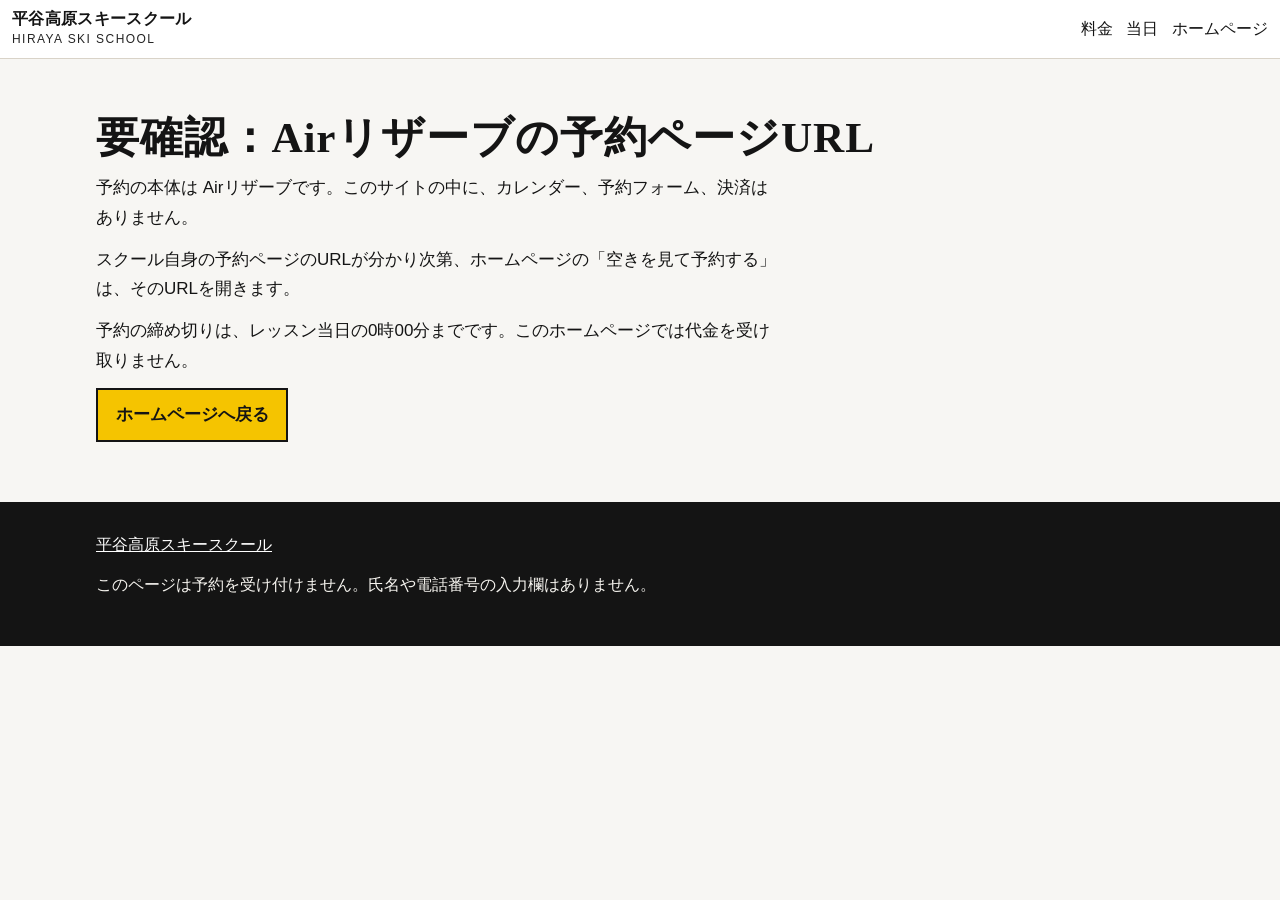
<file: reserve.html>
<!DOCTYPE html>
<html lang="ja">
<head>
  <meta charset="utf-8">
  <meta name="viewport" content="width=device-width, initial-scale=1">
  <title>予約ページのURLは要確認｜平谷高原スキースクール</title>
  <meta name="description" content="平谷高原スキースクールのAirリザーブ予約ページURLは、まだ確定していません。">
  <meta name="theme-color" content="#141414">
  <link rel="icon" href="favicon.svg" type="image/svg+xml">
  <link rel="stylesheet" href="styles.css?v=9">
</head>
<body>
  <a class="skip" href="#main">本文へスキップ</a>
  <header class="site-header">
    <a class="brand" href="index.html">
      <span class="brand-name">平谷高原スキースクール</span>
      <span class="brand-en">HIRAYA SKI SCHOOL</span>
    </a>
    <nav class="nav" aria-label="ページ">
      <a href="index.html#price">料金</a>
      <a href="index.html#day">当日</a>
      <a href="index.html">ホームページ</a>
    </nav>
  </header>
  <main id="main">
    <section class="section">
      <div class="wrap">
        <h1>要確認：Airリザーブの予約ページURL</h1>
        <p>予約の本体は Airリザーブです。このサイトの中に、カレンダー、予約フォーム、決済はありません。</p>
        <p>スクール自身の予約ページのURLが分かり次第、ホームページの「空きを見て予約する」は、そのURLを開きます。</p>
        <p>予約の締め切りは、レッスン当日の0時00分までです。このホームページでは代金を受け取りません。</p>
        <p class="book-row"><a class="btn" href="index.html">ホームページへ戻る</a></p>
      </div>
    </section>
  </main>
  <footer class="site-footer">
    <div class="wrap">
      <p><a href="index.html">平谷高原スキースクール</a></p>
      <p>このページは予約を受け付けません。氏名や電話番号の入力欄はありません。</p>
    </div>
  </footer>
</body>
</html>
</file>
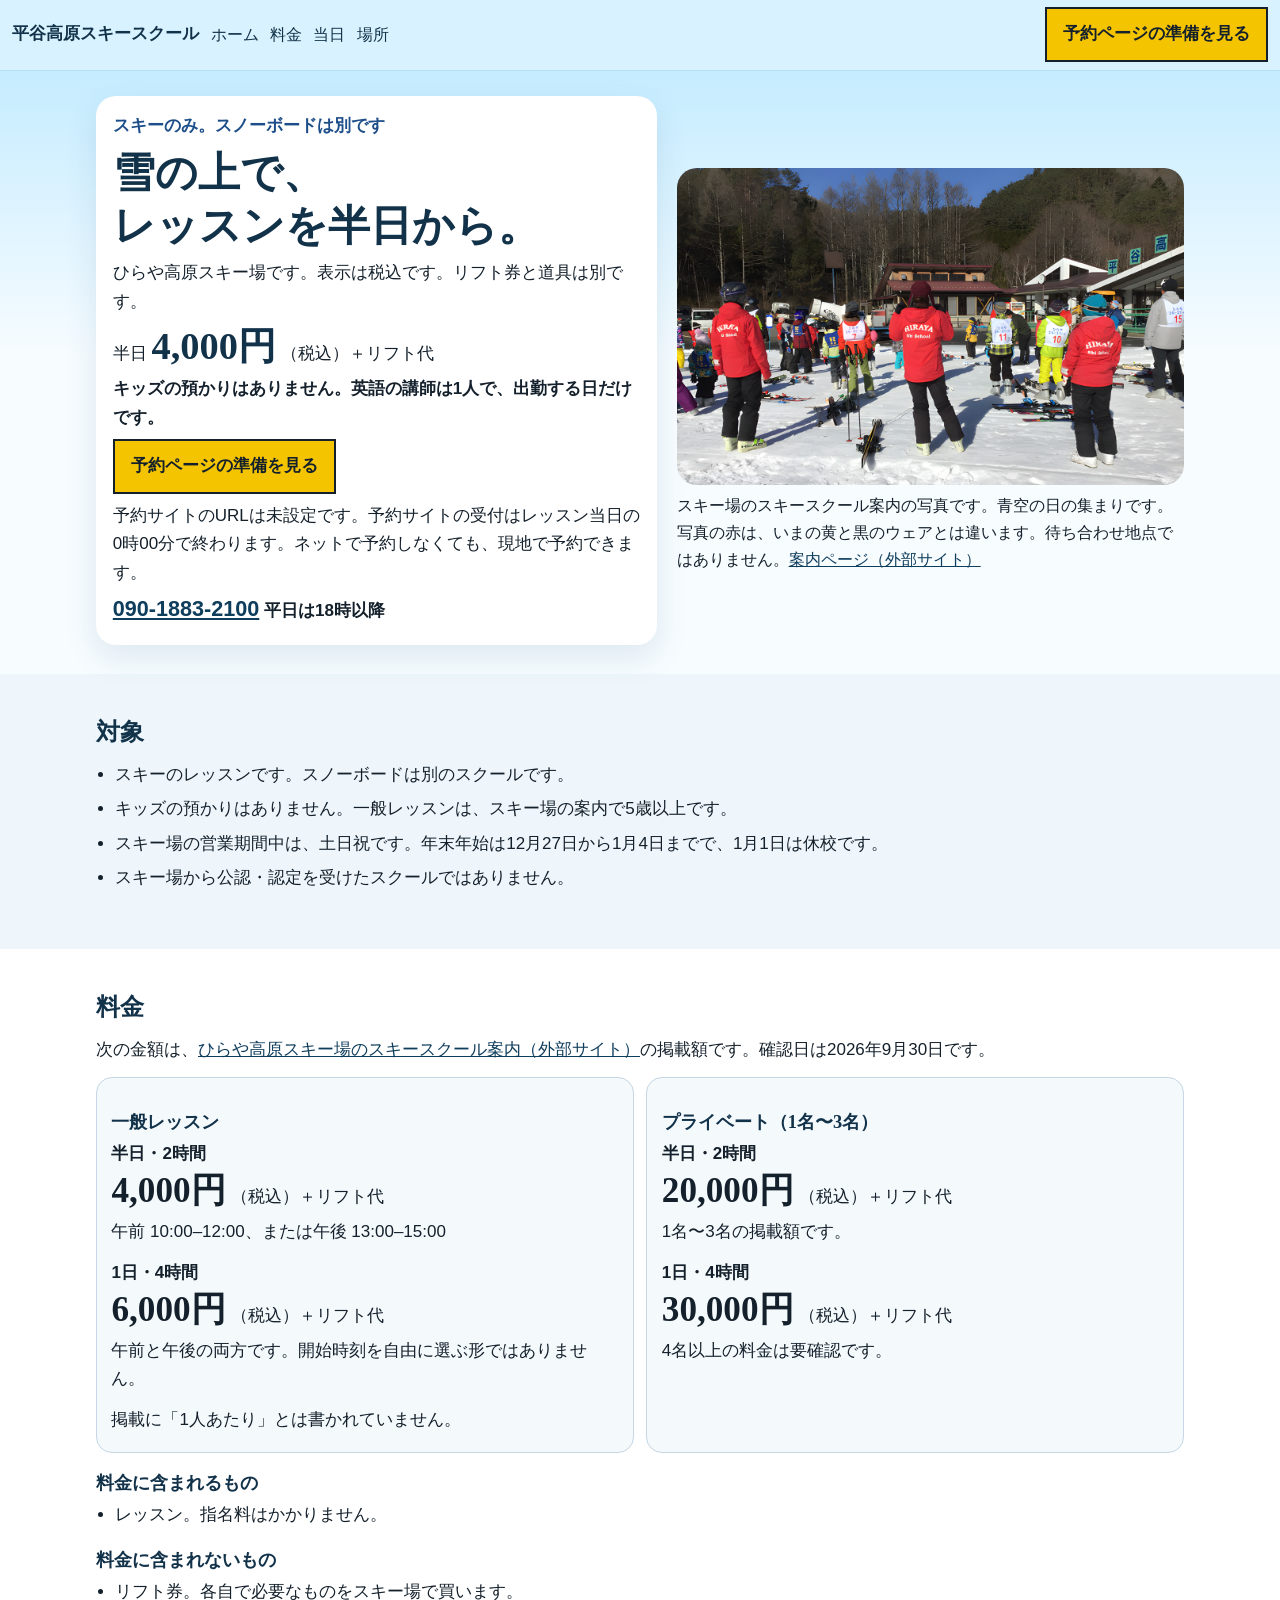
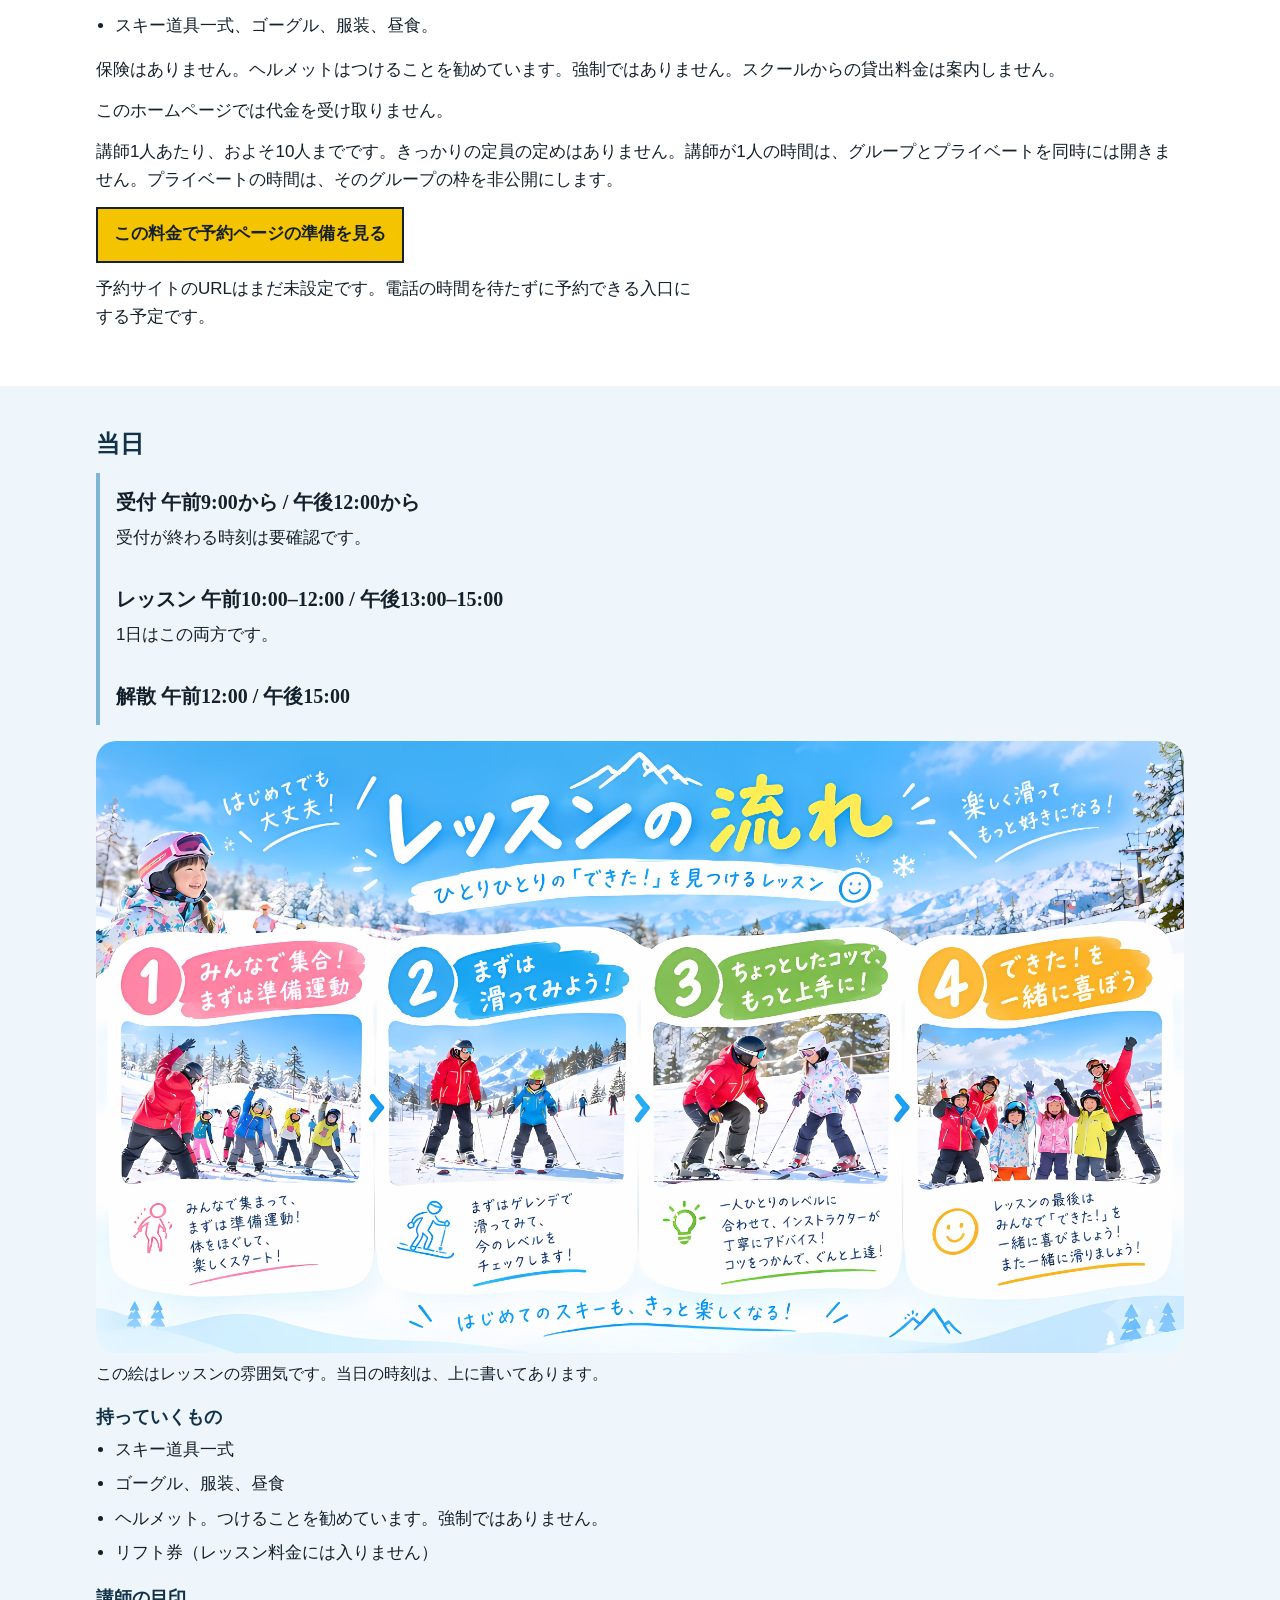
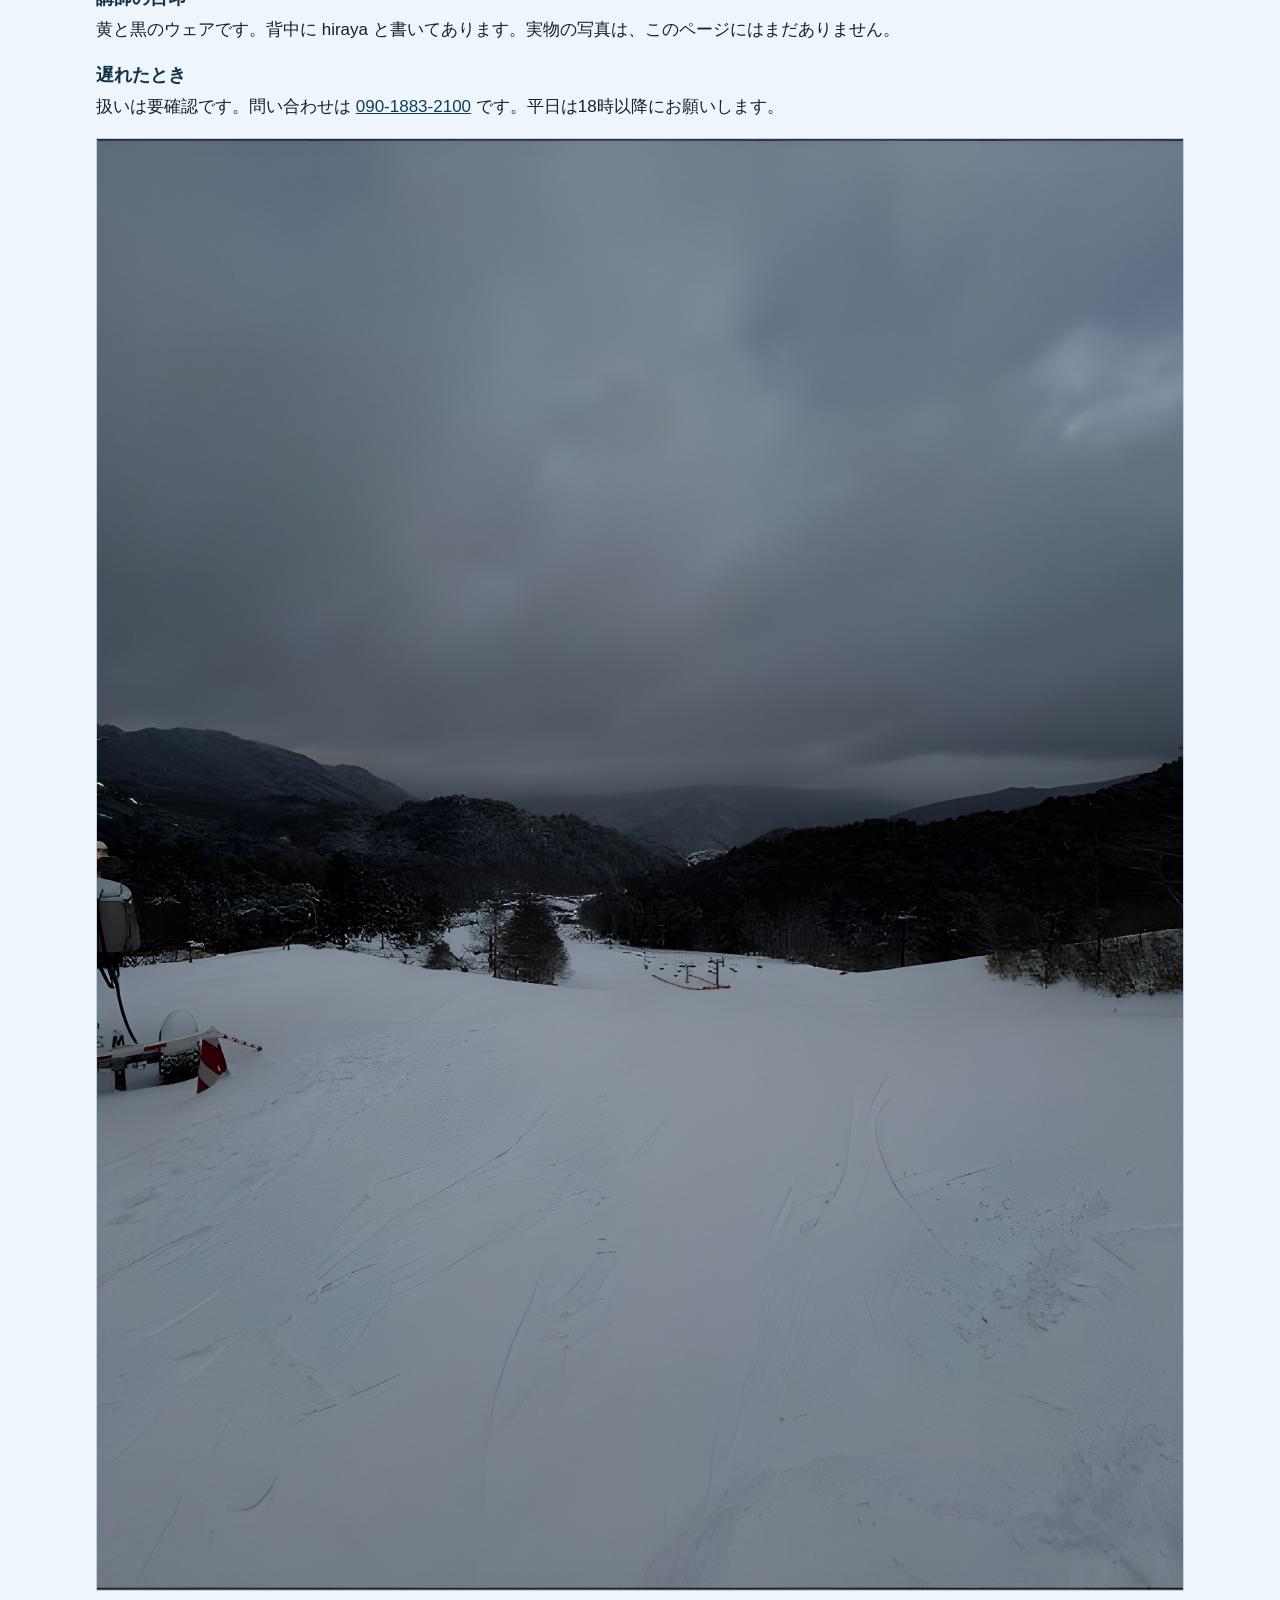
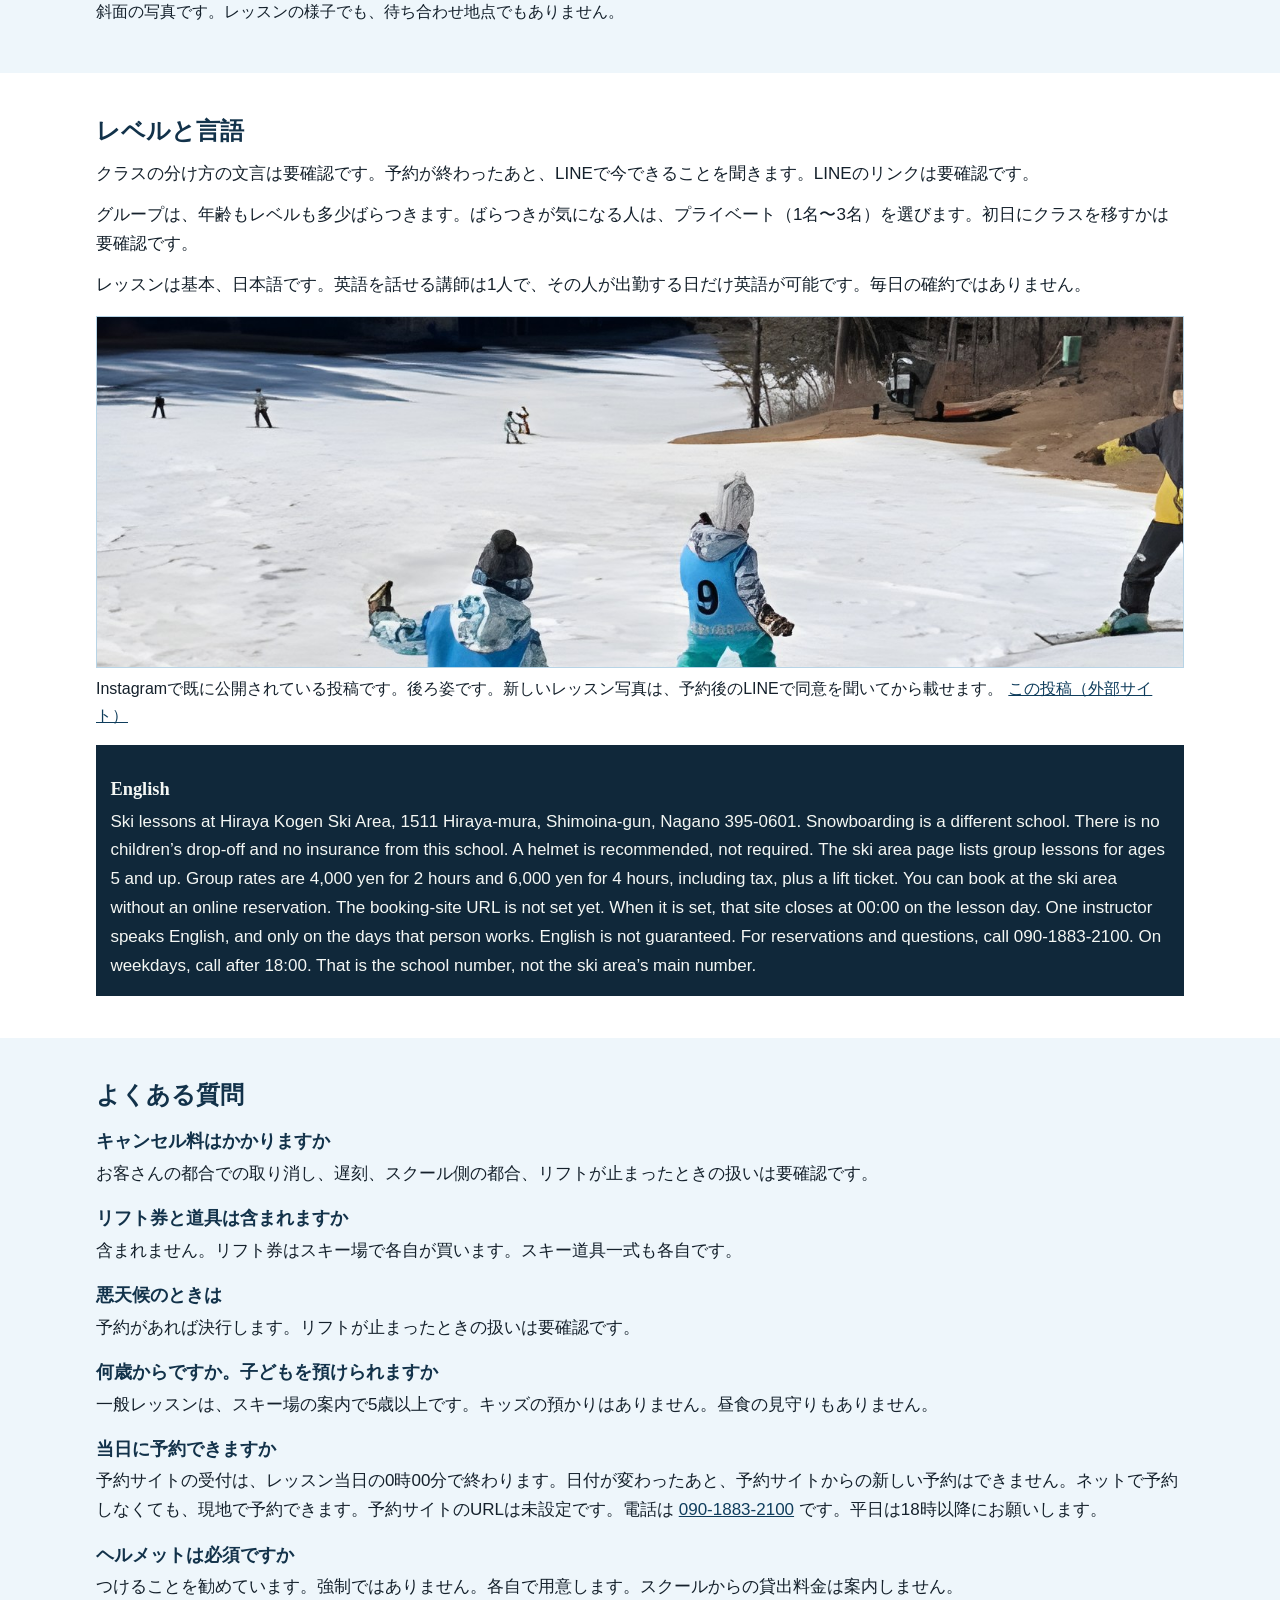
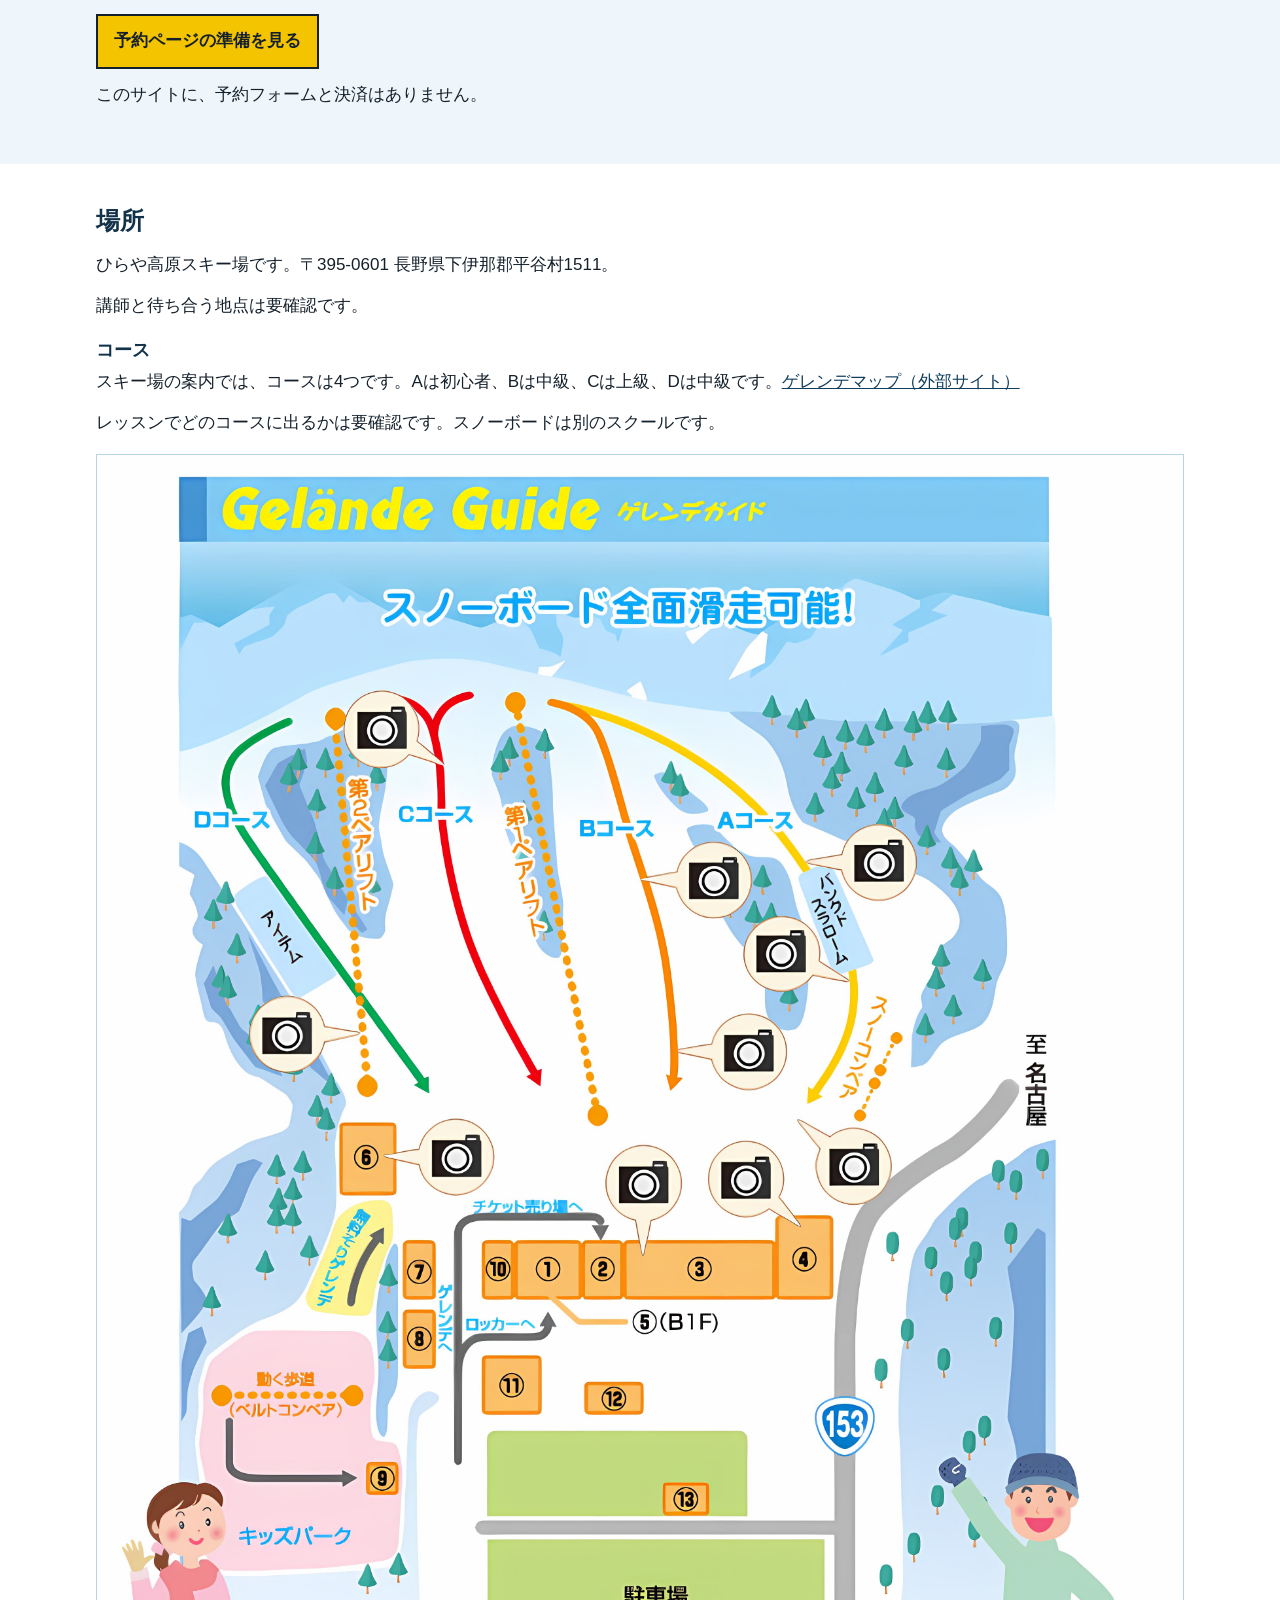
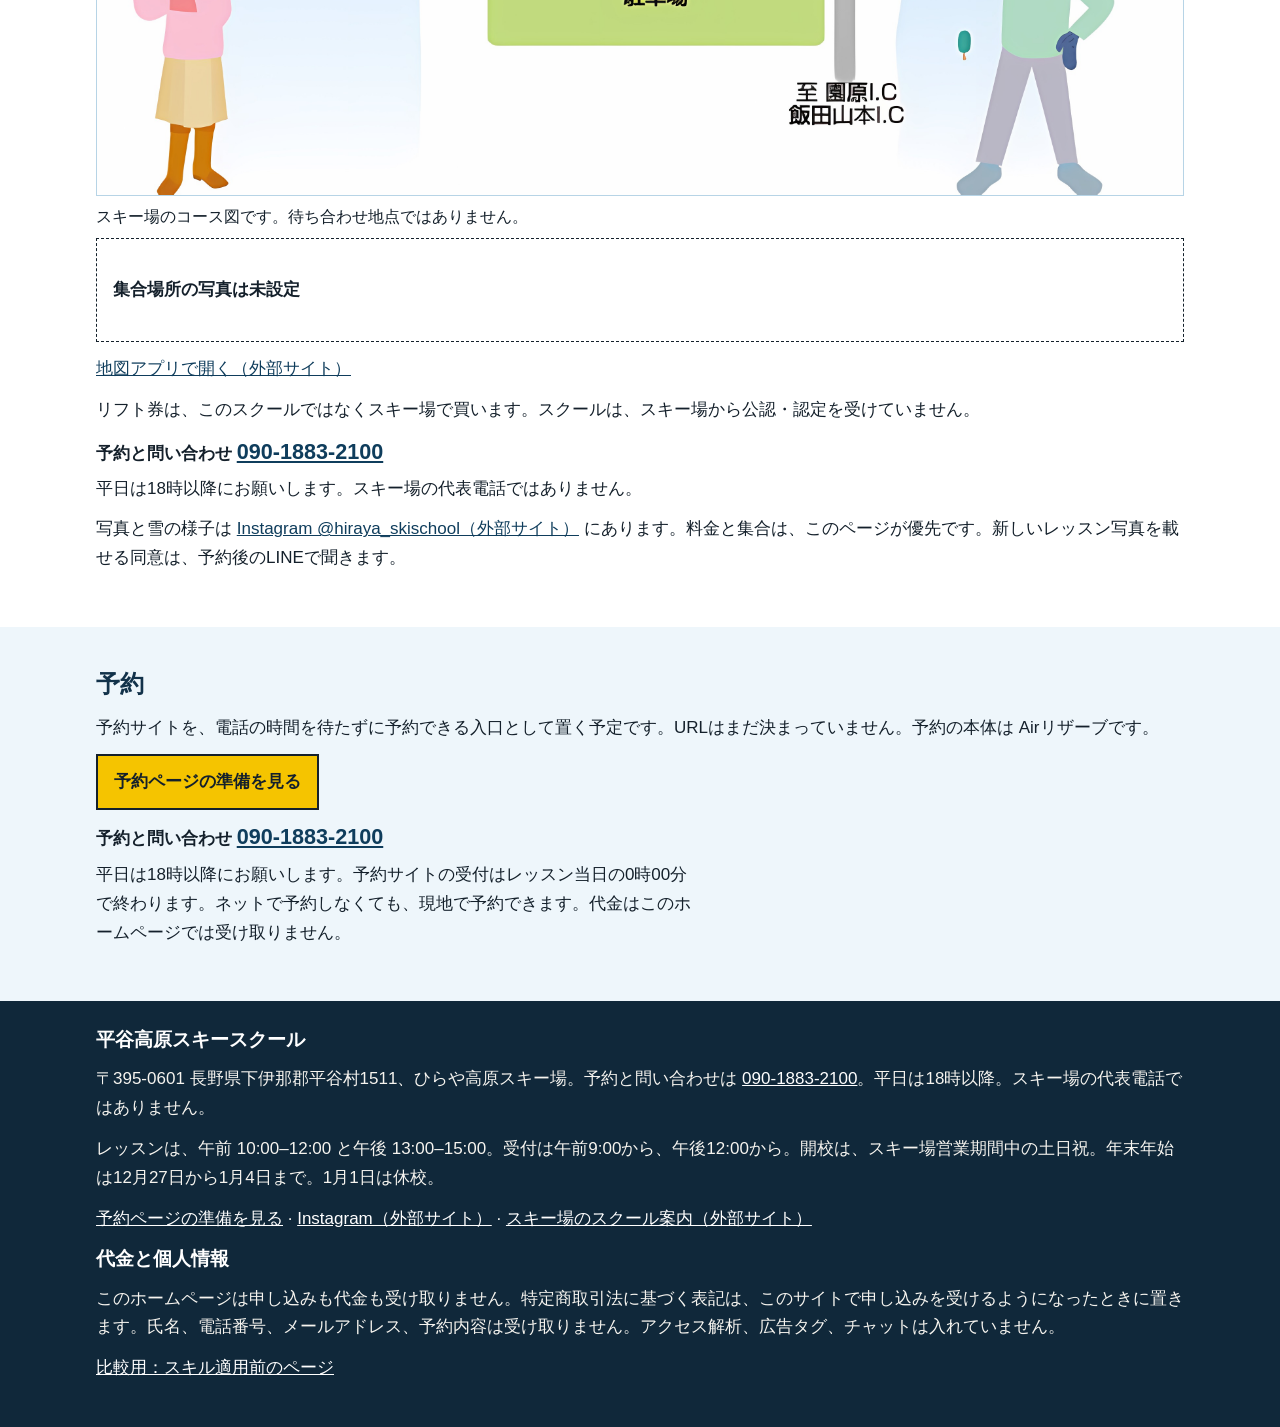
<file: skilled.html>
<!DOCTYPE html>
<html lang="ja">
<head>
  <meta charset="utf-8">
  <meta name="viewport" content="width=device-width, initial-scale=1">
  <title>ひらや高原スキー場のスキーレッスン｜平谷高原スキースクール</title>
  <meta name="description" content="スキーのみ。スノーボードは別のスクールです。一般レッスンは半日4,000円、1日6,000円。税込。リフト券と道具は別。予約ページのURLは未設定です。">
  <meta name="theme-color" content="#d7f3ff">
  <meta property="og:title" content="雪の上で、レッスンを半日から。">
  <meta property="og:description" content="スキーのみ。一般レッスンは半日4,000円、1日6,000円。税込。リフト券と道具は別。">
  <meta property="og:image" content="assets/lesson-mood.jpg">
  <link rel="icon" href="favicon.svg" type="image/svg+xml">
  <link rel="preload" as="image" href="assets/lesson-mood.jpg?v=hq">
  <link rel="stylesheet" href="skilled.css?v=16">
  <script type="application/ld+json">
  {
    "@context": "https://schema.org",
    "@type": "SportsActivityLocation",
    "name": "平谷高原スキースクール",
    "sport": "スキー",
    "address": {
      "@type": "PostalAddress",
      "postalCode": "395-0601",
      "addressRegion": "長野県",
      "addressLocality": "下伊那郡平谷村",
      "streetAddress": "1511",
      "addressCountry": "JP"
    },
    "telephone": "090-1883-2100",
    "location": {
      "@type": "SkiResort",
      "name": "ひらや高原スキー場"
    }
  }
  </script>
</head>
<body>
  <a class="skip" href="#main">本文へスキップ</a>
  <header class="site-header">
    <a class="brand" href="skilled.html#top">平谷高原スキースクール</a>
    <nav class="nav" aria-label="ページ内">
      <a href="skilled.html#top">ホーム</a>
      <a href="#price">料金</a>
      <a href="#day">当日</a>
      <a href="#place">場所</a>
    </nav>
    <a class="btn header-cta" href="reserve.html">予約ページの準備を見る</a>
  </header>

  <main id="main">
    <section class="hero" id="top">
      <div class="wrap hero-layout">
        <div class="hero-copy">
          <p class="kicker">スキーのみ。スノーボードは別です</p>
          <h1>雪の上で、<br>レッスンを半日から。</h1>
          <p class="lead">ひらや高原スキー場です。表示は税込です。リフト券と道具は別です。</p>
          <p class="price-hero"><span>半日</span> <strong>4,000円</strong> <span>（税込）＋リフト代</span></p>
          <p class="trust">キッズの預かりはありません。英語の講師は1人で、出勤する日だけです。</p>
          <p class="book-row"><a class="btn" href="reserve.html">予約ページの準備を見る</a></p>
          <p class="micro">予約サイトのURLは未設定です。予約サイトの受付はレッスン当日の0時00分で終わります。ネットで予約しなくても、現地で予約できます。</p>
          <p class="phone-line"><a href="tel:09018832100">090-1883-2100</a> 平日は18時以降</p>
        </div>
        <figure class="hero-mood">
          <img src="assets/resort-school-sun.jpg?v=hq" width="2560" height="1600" alt="青空の下、赤のウェアを着た人たちが雪の上にいる。奥に平谷高原と書かれた建物。スキー場のスキースクール案内の写真。">
          <figcaption>スキー場のスキースクール案内の写真です。青空の日の集まりです。写真の赤は、いまの黄と黒のウェアとは違います。待ち合わせ地点ではありません。<a href="https://hiraya-kougen.com/winter/ski_school.php">案内ページ（外部サイト）</a></figcaption>
        </figure>
      </div>
    </section>

    <section class="section" id="who">
      <div class="wrap">
        <h2>対象</h2>
        <ul>
          <li>スキーのレッスンです。スノーボードは別のスクールです。</li>
          <li>キッズの預かりはありません。一般レッスンは、スキー場の案内で5歳以上です。</li>
          <li>スキー場の営業期間中は、土日祝です。年末年始は12月27日から1月4日までで、1月1日は休校です。</li>
          <li>スキー場から公認・認定を受けたスクールではありません。</li>
        </ul>
      </div>
    </section>

    <section class="section section-alt" id="price">
      <div class="wrap">
        <h2>料金</h2>
        <p>次の金額は、<a href="https://hiraya-kougen.com/winter/ski_school.php">ひらや高原スキー場のスキースクール案内（外部サイト）</a>の掲載額です。確認日は2026年9月30日です。</p>
        <div class="plans">
          <article class="plan">
            <h3>一般レッスン</h3>
            <p class="slot">半日・2時間</p>
            <p class="yen"><strong>4,000円</strong><span>（税込）＋リフト代</span></p>
            <p>午前 10:00–12:00、または午後 13:00–15:00</p>
            <p class="slot">1日・4時間</p>
            <p class="yen"><strong>6,000円</strong><span>（税込）＋リフト代</span></p>
            <p>午前と午後の両方です。開始時刻を自由に選ぶ形ではありません。</p>
            <p>掲載に「1人あたり」とは書かれていません。</p>
          </article>
          <article class="plan">
            <h3>プライベート（1名〜3名）</h3>
            <p class="slot">半日・2時間</p>
            <p class="yen"><strong>20,000円</strong><span>（税込）＋リフト代</span></p>
            <p>1名〜3名の掲載額です。</p>
            <p class="slot">1日・4時間</p>
            <p class="yen"><strong>30,000円</strong><span>（税込）＋リフト代</span></p>
            <p>4名以上の料金は要確認です。</p>
          </article>
        </div>
        <h3>料金に含まれるもの</h3>
        <ul>
          <li>レッスン。指名料はかかりません。</li>
        </ul>
        <h3>料金に含まれないもの</h3>
        <ul>
          <li>リフト券。各自で必要なものをスキー場で買います。</li>
          <li>スキー道具一式、ゴーグル、服装、昼食。</li>
        </ul>
        <p>保険はありません。ヘルメットはつけることを勧めています。強制ではありません。スクールからの貸出料金は案内しません。</p>
        <p>このホームページでは代金を受け取りません。</p>
        <p>講師1人あたり、およそ10人までです。きっかりの定員の定めはありません。講師が1人の時間は、グループとプライベートを同時には開きません。プライベートの時間は、そのグループの枠を非公開にします。</p>
        <p class="book-row"><a class="btn" href="reserve.html">この料金で予約ページの準備を見る</a></p>
        <p class="micro">予約サイトのURLはまだ未設定です。電話の時間を待たずに予約できる入口にする予定です。</p>
      </div>
    </section>

    <section class="section" id="day">
      <div class="wrap">
        <h2>当日</h2>
        <ol class="timeline">
          <li>
            <strong>受付 午前9:00から / 午後12:00から</strong>
            <p>受付が終わる時刻は要確認です。</p>
          </li>
          <li>
            <strong>レッスン 午前10:00–12:00 / 午後13:00–15:00</strong>
            <p>1日はこの両方です。</p>
          </li>
          <li>
            <strong>解散 午前12:00 / 午後15:00</strong>
          </li>
        </ol>
        <figure class="hero-poster">
          <img src="assets/lesson-mood.jpg?v=hq" width="4096" height="2304" alt="青空のゲレンデで、子どもと講師がスキーをしている絵。4つの場面が並んでいる。">
          <figcaption>この絵はレッスンの雰囲気です。当日の時刻は、上に書いてあります。</figcaption>
        </figure>
        <h3>持っていくもの</h3>
        <ul>
          <li>スキー道具一式</li>
          <li>ゴーグル、服装、昼食</li>
          <li>ヘルメット。つけることを勧めています。強制ではありません。</li>
          <li>リフト券（レッスン料金には入りません）</li>
        </ul>
        <h3>講師の目印</h3>
        <p>黄と黒のウェアです。背中に hiraya と書いてあります。実物の写真は、このページにはまだありません。</p>
        <h3>遅れたとき</h3>
        <p>扱いは要確認です。問い合わせは <a href="tel:09018832100">090-1883-2100</a> です。平日は18時以降にお願いします。</p>
        <figure class="shot">
          <img class="slope" src="assets/slope-near.jpg?v=hq" width="1892" height="2528" alt="曇り空の雪の斜面。左端に人と赤い用具。奥に山とリフトが見える。" loading="lazy">
          <figcaption>斜面の写真です。レッスンの様子でも、待ち合わせ地点でもありません。</figcaption>
        </figure>
      </div>
    </section>

    <section class="section section-alt" id="level">
      <div class="wrap">
        <h2>レベルと言語</h2>
        <p>クラスの分け方の文言は要確認です。予約が終わったあと、LINEで今できることを聞きます。LINEのリンクは要確認です。</p>
        <p>グループは、年齢もレベルも多少ばらつきます。ばらつきが気になる人は、プライベート（1名〜3名）を選びます。初日にクラスを移すかは要確認です。</p>
        <p>レッスンは基本、日本語です。英語を話せる講師は1人で、その人が出勤する日だけ英語が可能です。毎日の確約ではありません。</p>
        <figure class="shot">
          <img src="assets/ig-students.jpg?v=hq" width="1444" height="2560" alt="ゼッケン8と9の子どもが、後ろ姿で斜面をスキーしている。ひらや高原スキースクールのInstagram投稿" loading="lazy">
          <figcaption>Instagramで既に公開されている投稿です。後ろ姿です。新しいレッスン写真は、予約後のLINEで同意を聞いてから載せます。<a href="https://www.instagram.com/hiraya_skischool/reel/DVncLkek7PO/">この投稿（外部サイト）</a></figcaption>
        </figure>
        <div class="en" lang="en">
          <h3>English</h3>
          <p>Ski lessons at Hiraya Kogen Ski Area, 1511 Hiraya-mura, Shimoina-gun, Nagano 395-0601. Snowboarding is a different school. There is no children’s drop-off and no insurance from this school. A helmet is recommended, not required. The ski area page lists group lessons for ages 5 and up. Group rates are 4,000 yen for 2 hours and 6,000 yen for 4 hours, including tax, plus a lift ticket. You can book at the ski area without an online reservation. The booking-site URL is not set yet. When it is set, that site closes at 00:00 on the lesson day. One instructor speaks English, and only on the days that person works. English is not guaranteed. For reservations and questions, call 090-1883-2100. On weekdays, call after 18:00. That is the school number, not the ski area’s main number.</p>
        </div>
      </div>
    </section>

    <section class="section" id="faq">
      <div class="wrap">
        <h2>よくある質問</h2>
        <h3>キャンセル料はかかりますか</h3>
        <p>お客さんの都合での取り消し、遅刻、スクール側の都合、リフトが止まったときの扱いは要確認です。</p>
        <h3>リフト券と道具は含まれますか</h3>
        <p>含まれません。リフト券はスキー場で各自が買います。スキー道具一式も各自です。</p>
        <h3>悪天候のときは</h3>
        <p>予約があれば決行します。リフトが止まったときの扱いは要確認です。</p>
        <h3>何歳からですか。子どもを預けられますか</h3>
        <p>一般レッスンは、スキー場の案内で5歳以上です。キッズの預かりはありません。昼食の見守りもありません。</p>
        <h3>当日に予約できますか</h3>
        <p>予約サイトの受付は、レッスン当日の0時00分で終わります。日付が変わったあと、予約サイトからの新しい予約はできません。ネットで予約しなくても、現地で予約できます。予約サイトのURLは未設定です。電話は <a href="tel:09018832100">090-1883-2100</a> です。平日は18時以降にお願いします。</p>
        <h3>ヘルメットは必須ですか</h3>
        <p>つけることを勧めています。強制ではありません。各自で用意します。スクールからの貸出料金は案内しません。</p>
        <p class="book-row"><a class="btn" href="reserve.html">予約ページの準備を見る</a></p>
        <p class="micro">このサイトに、予約フォームと決済はありません。</p>
      </div>
    </section>

    <section class="section section-alt" id="place">
      <div class="wrap">
        <h2>場所</h2>
        <p>ひらや高原スキー場です。〒395-0601 長野県下伊那郡平谷村1511。</p>
        <p>講師と待ち合う地点は要確認です。</p>
        <h3>コース</h3>
        <p>スキー場の案内では、コースは4つです。Aは初心者、Bは中級、Cは上級、Dは中級です。<a href="https://hiraya-kougen.com/winter/slope_map.php">ゲレンデマップ（外部サイト）</a></p>
        <p>レッスンでどのコースに出るかは要確認です。スノーボードは別のスクールです。</p>
        <figure class="shot">
          <img class="map" src="assets/course-map.jpg?v=hq" width="3320" height="4096" alt="ひらや高原スキー場のコース図。AからDのコース、第1と第2のペアリフト、キッズパーク、駐車場が描かれている。">
          <figcaption>スキー場のコース図です。待ち合わせ地点ではありません。</figcaption>
        </figure>
        <div class="frame">集合場所の写真は未設定</div>
        <p><a href="https://www.google.com/maps/search/?api=1&query=%E3%80%92395-0601%20%E9%95%B7%E9%87%8E%E7%9C%8C%E4%B8%8B%E4%BC%8A%E9%82%A3%E9%83%A1%E5%B9%B3%E8%B0%B7%E6%9D%911511">地図アプリで開く（外部サイト）</a></p>
        <p>リフト券は、このスクールではなくスキー場で買います。スクールは、スキー場から公認・認定を受けていません。</p>
        <p class="phone-line">予約と問い合わせ <a href="tel:09018832100">090-1883-2100</a></p>
        <p>平日は18時以降にお願いします。スキー場の代表電話ではありません。</p>
        <p>写真と雪の様子は <a href="https://www.instagram.com/hiraya_skischool/">Instagram @hiraya_skischool（外部サイト）</a> にあります。料金と集合は、このページが優先です。新しいレッスン写真を載せる同意は、予約後のLINEで聞きます。</p>
      </div>
    </section>

    <section class="section end" id="book">
      <div class="wrap">
        <h2>予約</h2>
        <p>予約サイトを、電話の時間を待たずに予約できる入口として置く予定です。URLはまだ決まっていません。予約の本体は Airリザーブです。</p>
        <p class="book-row"><a class="btn" href="reserve.html">予約ページの準備を見る</a></p>
        <p class="phone-line">予約と問い合わせ <a href="tel:09018832100">090-1883-2100</a></p>
        <p class="micro">平日は18時以降にお願いします。予約サイトの受付はレッスン当日の0時00分で終わります。ネットで予約しなくても、現地で予約できます。代金はこのホームページでは受け取りません。</p>
      </div>
    </section>
  </main>

  <footer class="site-footer">
    <div class="wrap">
      <h2>平谷高原スキースクール</h2>
      <p>〒395-0601 長野県下伊那郡平谷村1511、ひらや高原スキー場。予約と問い合わせは <a href="tel:09018832100">090-1883-2100</a>。平日は18時以降。スキー場の代表電話ではありません。</p>
      <p>レッスンは、午前 10:00–12:00 と午後 13:00–15:00。受付は午前9:00から、午後12:00から。開校は、スキー場営業期間中の土日祝。年末年始は12月27日から1月4日まで。1月1日は休校。</p>
      <p><a href="reserve.html">予約ページの準備を見る</a> · <a href="https://www.instagram.com/hiraya_skischool/">Instagram（外部サイト）</a> · <a href="https://hiraya-kougen.com/winter/ski_school.php">スキー場のスクール案内（外部サイト）</a></p>
      <h2>代金と個人情報</h2>
      <p>このホームページは申し込みも代金も受け取りません。特定商取引法に基づく表記は、このサイトで申し込みを受けるようになったときに置きます。氏名、電話番号、メールアドレス、予約内容は受け取りません。アクセス解析、広告タグ、チャットは入れていません。</p>
      <p><a href="index.html">比較用：スキル適用前のページ</a></p>
    </div>
  </footer>

  <div class="dock">
    <a class="btn" href="reserve.html">予約ページの準備を見る</a>
  </div>
</body>
</html>
</file>
<file: styles.css>
:root {
  --ink: #141414;
  --label: #242424;
  --paper: #fff;
  --snow: #f7f6f3;
  --line: #d9d3c8;
  --yellow: #f5c400;
  --black: #141414;
  --header: 4.6rem;
  --sans: "Hiragino Sans", "Hiragino Kaku Gothic ProN", "Yu Gothic", "Yu Gothic UI", "Meiryo", sans-serif;
  --serif: "Yu Mincho", "Hiragino Mincho ProN", "MS PMincho", serif;
}

*,
*::before,
*::after { box-sizing: border-box; }

html { scroll-behavior: smooth; }

body {
  margin: 0;
  overflow-x: clip;
  color: var(--ink);
  background: var(--snow);
  font-family: var(--sans);
  font-size: 1.0625rem;
  line-height: 1.75;
}

img { max-width: 100%; height: auto; display: block; }

a { color: #0d3d34; }

:focus-visible {
  outline: 3px solid var(--black);
  outline-offset: 3px;
}

.skip {
  position: absolute;
  left: 0.75rem;
  top: 0;
  transform: translateY(-140%);
  background: #fff;
  color: #141414;
  padding: 0.5rem 0.8rem;
  z-index: 40;
}

.skip:focus { transform: none; }

.wrap {
  width: min(68rem, calc(100% - 1.5rem));
  margin-inline: auto;
}

h1, h2, h3, .brand-name {
  font-family: var(--serif);
  font-weight: 600;
  letter-spacing: 0.02em;
  line-height: 1.3;
  color: var(--ink);
}

h1 { margin: 0.15rem 0 0.45rem; font-size: clamp(1.55rem, 6.2vw, 2.7rem); text-wrap: balance; }
h2 { margin: 0 0 0.7rem; font-size: clamp(1.35rem, 4vw, 1.85rem); }

section[id] { scroll-margin-top: 7.5rem; }
h3 { margin: 1.25rem 0 0.35rem; font-size: 1.12rem; }
p { margin: 0 0 0.75rem; }
.lead, .price-line, .section p { max-width: 40em; }

.site-header {
  position: sticky;
  top: 0;
  z-index: 10;
  display: flex;
  flex-wrap: wrap;
  align-items: center;
  justify-content: space-between;
  gap: 0.35rem 0.8rem;
  padding: 0.45rem 0.75rem;
  background: #fff;
  border-bottom: 1px solid var(--line);
}

.brand { color: var(--ink); text-decoration: none; }
.brand-name { display: block; font-size: 1rem; line-height: 1.25; }
.brand-en {
  display: block;
  font-family: var(--sans);
  font-size: 0.75rem;
  letter-spacing: 0.12em;
  color: var(--label);
}

.nav {
  display: flex;
  gap: 0.85rem;
  align-items: center;
  width: 100%;
  overflow-x: auto;
}

.nav a {
  flex: none;
  white-space: nowrap;
  color: var(--ink);
  text-decoration: none;
  font-size: 1rem;
  min-height: 2.75rem;
  display: inline-flex;
  align-items: center;
}

.header-cta.btn { display: none; }

.btn {
  display: inline-flex;
  align-items: center;
  justify-content: center;
  min-height: 3rem;
  min-width: 12rem;
  padding: 0.65rem 1.1rem;
  background: var(--yellow);
  color: var(--black);
  text-decoration: none;
  font: inherit;
  font-weight: 700;
  border: 2px solid var(--black);
}

.btn:hover { background: #ffe14a; color: var(--black); }

.kicker {
  margin: 0;
  font-size: 0.95rem;
  font-weight: 700;
  color: var(--ink);
}

.price-line { font-weight: 700; }

.dest {
  margin-top: 0.35rem;
  font-size: 1rem;
  color: var(--ink);
}

.hero { padding: 0.85rem 0 0.35rem; background: #fff; }

.photo-lead { margin: 0.7rem 0 0.2rem; }
.photo-lead a { display: block; }
.photo-lead img {
  width: 100%;
  height: 16rem;
  object-fit: cover;
  object-position: center 58%;
}
.photo-lead figcaption {
  margin: 0.4rem 0 0;
  color: var(--ink);
  font-size: 1rem;
}

.gallery {
  display: grid;
  gap: 0.6rem;
  margin-top: 0.6rem;
}
.gallery figure { margin: 0; }
.gallery a { display: block; }
.gallery img {
  width: 100%;
  height: 14rem;
  object-fit: cover;
}

.facts {
  display: grid;
  grid-template-columns: 1fr 1fr;
  background: var(--paper);
  border-top: 1px solid var(--line);
  border-bottom: 1px solid var(--line);
}

.fact { padding: 0.75rem 0.8rem; border-top: 1px solid var(--line); }
.fact span { display: block; color: var(--label); font-size: 0.95rem; }
.fact b { font-family: var(--serif); font-weight: 600; color: var(--ink); }

.section { padding: 1.8rem 0; }
.section-alt { background: #fff; }

.table-scroll {
  overflow-x: auto;
  max-width: 100%;
  margin: 0.4rem 0 1rem;
}

table {
  width: 100%;
  min-width: 36rem;
  border-collapse: collapse;
  background: #fff;
  font-size: 1rem;
}

th, td {
  border: 1px solid var(--line);
  padding: 0.7rem 0.65rem;
  text-align: left;
  vertical-align: top;
  line-height: 1.6;
  color: var(--ink);
}

th { background: #141414; color: #fff; font-weight: 600; }

caption {
  caption-side: bottom;
  padding-top: 0.55rem;
  text-align: left;
  color: var(--ink);
  font-size: 1rem;
}

ul, ol { margin: 0.2rem 0 0.9rem; padding-left: 1.2rem; }
li { margin: 0.3rem 0; }

.frame {
  min-height: 8rem;
  margin: 0.5rem 0 0.8rem;
  padding: 1rem;
  display: flex;
  align-items: center;
  justify-content: center;
  background: #fff;
  border: 1px dashed #141414;
  color: var(--ink);
  font-weight: 700;
}

.timeline { list-style: none; margin: 0 0 1rem; padding: 0; }
.timeline li { padding: 0.75rem 0; border-top: 1px solid var(--line); }
.timeline li:last-child { border-bottom: 1px solid var(--line); }
.timeline strong { font-family: var(--serif); }
.timeline p { margin: 0.25rem 0 0; }

.mark {
  display: flex;
  gap: 0.8rem;
  align-items: center;
  margin: 0.4rem 0 0.8rem;
}

.bib {
  width: 3rem;
  height: 3.6rem;
  flex: none;
  background:
    linear-gradient(#111, #111) top / 100% 1.05rem no-repeat,
    var(--yellow);
  border: 2px solid #111;
}

.text-link { font-weight: 700; min-height: 3rem; display: inline-flex; align-items: center; }

.en { background: #14332c; color: #f4f7f4; }
.en h2, .en a { color: #fff; }
.en p, .en li { color: #f4f7f4; }

.site-footer {
  padding: 1.8rem 0 6.2rem;
  background: #141414;
  color: #f6f4ef;
  font-size: 1rem;
}

.site-footer a, .site-footer h2 { color: #fff; }
.site-footer h2 { font-size: 1.15rem; }

.dock {
  position: fixed;
  left: 0;
  right: 0;
  bottom: 0;
  z-index: 12;
  display: grid;
  padding: 0.5rem 0.7rem calc(0.5rem + env(safe-area-inset-bottom));
  background: #fff;
  border-top: 1px solid var(--line);
}

.dock .btn { width: 100%; }

@media (min-width: 800px) {
  .nav { width: auto; overflow: visible; }
  .header-cta.btn { display: inline-flex; }
  .facts { grid-template-columns: repeat(4, 1fr); }
  .fact { border-top: 0; border-left: 1px solid var(--line); }
  .fact:first-child { border-left: 0; }
  .section { padding: 3rem 0; }
  .photo-lead img { height: 26rem; object-position: center 55%; }
  .gallery { grid-template-columns: repeat(3, 1fr); }
  .gallery img { height: 16rem; }
  .dock { display: none; }
  .site-footer { padding-bottom: 2.2rem; }
}

@media (max-width: 799px) {
  body { padding-bottom: 5rem; }
}

@media (prefers-reduced-motion: reduce) {
  html { scroll-behavior: auto; }
}
</file>
<file: docs/skilled.css>
:root {
  --ink: #14202b;
  --paper: #fff;
  --snow: #eef6fb;
  --sky: #d7eef8;
  --line: #c5d7e4;
  --night: #10283a;
  --yellow: #f5c400;
  --link: #0f3d5c;
  --sans: "Hiragino Sans", "Hiragino Kaku Gothic ProN", "Yu Gothic", "Yu Gothic UI", "Meiryo", sans-serif;
  --serif: "Yu Mincho", "Hiragino Mincho ProN", "MS PMincho", serif;
}

*,
*::before,
*::after { box-sizing: border-box; }

html { scroll-behavior: smooth; }

body {
  margin: 0;
  overflow-x: clip;
  color: var(--ink);
  background: var(--snow);
  font-family: var(--sans);
  font-size: 1.0625rem;
  line-height: 1.7;
}

img { max-width: 100%; height: auto; display: block; }

a { color: var(--link); }

:focus-visible {
  outline: 3px solid var(--ink);
  outline-offset: 3px;
}

.skip {
  position: absolute;
  left: 0.75rem;
  top: 0;
  transform: translateY(-140%);
  background: #fff;
  color: var(--ink);
  padding: 0.6rem 0.8rem;
  z-index: 40;
}

.skip:focus { transform: none; }

.wrap {
  width: min(68rem, calc(100% - 1.5rem));
  margin-inline: auto;
}

h1, h2, h3, .brand {
  font-family: var(--serif);
  font-weight: 600;
  line-height: 1.35;
  color: #12324a;
}

h1 {
  margin: 0.2rem 0 0.6rem;
  font-size: 1.75rem;
}

h2 {
  margin: 0 0 0.8rem;
  font-size: 1.5rem;
}

h3 { margin: 1.1rem 0 0.35rem; font-size: 1.15rem; }

p { margin: 0 0 0.75rem; }

section[id] { scroll-margin-top: 6.5rem; }

.site-header {
  position: sticky;
  top: 0;
  z-index: 10;
  display: flex;
  flex-wrap: wrap;
  align-items: center;
  gap: 0.35rem 0.75rem;
  padding: 0.45rem 0.75rem;
  background: rgba(215, 243, 255, 0.94);
  border-bottom: 1px solid #b7dff2;
}

.brand {
  color: #12324a;
  text-decoration: none;
  font-size: 1.05rem;
}

.nav {
  display: flex;
  flex-wrap: wrap;
  gap: 0.15rem 0.7rem;
  flex: 1 1 auto;
}

.nav a {
  color: #12324a;
  text-decoration: none;
  font-size: 1rem;
  min-height: 2.75rem;
  display: inline-flex;
  align-items: center;
}

.btn.header-cta { display: none; }

.btn {
  display: inline-flex;
  align-items: center;
  justify-content: center;
  min-height: 3rem;
  min-width: 12rem;
  padding: 0.7rem 1rem;
  background: var(--yellow);
  color: var(--ink);
  text-decoration: none;
  font: inherit;
  font-size: 1.0625rem;
  font-weight: 700;
  border: 2px solid var(--ink);
}

.btn:hover { background: #ffe14a; color: var(--ink); }

.kicker {
  margin: 0;
  font-weight: 700;
  color: #1d4e89;
}

.hero {
  padding: 0.9rem 0 1.2rem;
  background: linear-gradient(#c5ecff, #f7fcff 18rem);
}

.hero-copy {
  max-width: 38rem;
  padding: 1rem 1.05rem 0.8rem;
  color: var(--ink);
  background: #fff;
  border-radius: 1.25rem;
  box-shadow: 0 12px 32px rgba(30, 90, 130, 0.12);
}

.hero-copy h1 {
  margin: 0.1rem 0 0.35rem;
  line-height: 1.28;
  color: #12324a;
}

.hero-copy p { margin-bottom: 0.38rem; }

.hero-copy .kicker { color: #1d4e89; }

.hero-copy a:not(.btn) { color: var(--link); }

.hero-mood { margin: 0.9rem 0 0; }

.hero-mood img {
  width: 100%;
  height: auto;
  border-radius: 1.25rem;
}

.hero-mood figcaption,
.hero-poster figcaption {
  margin: 0.45rem 0 0;
  font-size: 1rem;
}

.hero-poster { margin: 1rem 0 0; }

.hero-poster img {
  width: 100%;
  height: auto;
  border-radius: 1.25rem;
}

.lead { max-width: 38rem; }

.price-hero {
  margin: 0.2rem 0 0.45rem;
  font-size: 1.05rem;
}

.price-hero strong {
  font-family: var(--serif);
  font-size: 2.4rem;
  font-weight: 600;
  line-height: 1.2;
  color: #12324a;
}

.trust { font-weight: 700; max-width: 38rem; }

.micro {
  margin-top: 0.45rem;
  max-width: 38rem;
}

.phone-line {
  margin: 0.35rem 0;
  font-weight: 700;
}

.phone-line a {
  font-size: 1.35rem;
  font-weight: 700;
  line-height: 1.4;
}

.shot { margin: 1rem 0 0.4rem; }

.shot img {
  width: 100%;
  max-height: 22rem;
  object-fit: cover;
  object-position: center 40%;
  border: 1px solid #b7d4e6;
}

.shot img.keep-left { object-position: 15% center; }

.shot img.slope {
  max-height: none;
  object-fit: contain;
  background: #10283a;
}

.shot img.map {
  max-height: none;
  object-fit: contain;
  background: #e7f6ff;
}

.shot figcaption {
  margin: 0.45rem 0 0;
  font-size: 1rem;
}

.shot figcaption a {
  display: inline;
  margin-left: 0.35rem;
  font-size: 1rem;
}


.section { padding: 1.6rem 0; }
.section-alt { background: #fff; }
.end { padding-bottom: 1.2rem; }

.plans {
  display: grid;
  gap: 0.8rem;
  margin: 0.6rem 0 1rem;
}

.plan {
  padding: 0.9rem 0.9rem 0.3rem;
  background: #fff;
  border: 1px solid var(--line);
  border-radius: 1rem;
}

.section-alt .plan { background: #f4f9fc; }

.slot {
  margin-bottom: 0.15rem;
  font-weight: 700;
}

.yen {
  margin: 0 0 0.35rem;
}

.yen strong {
  font-family: var(--serif);
  font-size: 2.2rem;
  font-weight: 600;
  line-height: 1.15;
}

.yen span { margin-left: 0.35rem; }

ul, ol { margin: 0.2rem 0 0.9rem; padding-left: 1.2rem; }
li { margin: 0.35rem 0; }

.timeline {
  list-style: none;
  margin: 0 0 1rem;
  padding: 0 0 0 1rem;
  border-left: 4px solid #7eb6d6;
}
.timeline li { padding: 0.75rem 0; border-top: none; }
.timeline li:last-child { border-bottom: none; }
.timeline strong { font-family: var(--serif); font-size: 1.25rem; }
.timeline p { margin: 0.3rem 0 0; }

.frame {
  min-height: 6.5rem;
  margin: 0.5rem 0 0.8rem;
  padding: 1rem;
  display: flex;
  align-items: center;
  background: #fff;
  border: 1px dashed var(--ink);
  font-weight: 700;
}

.en {
  margin-top: 1rem;
  padding: 0.9rem 0.9rem 0.2rem;
  background: var(--night);
  color: #f4f7f4;
}

.en h3, .en p { color: #f4f7f4; }

.site-footer {
  padding: 1.6rem 0 6.4rem;
  background: var(--night);
  color: #f6f4ef;
}

.site-footer h2,
.site-footer a { color: #fff; }
.site-footer h2 { font-size: 1.2rem; }

.dock {
  position: fixed;
  left: 0;
  right: 0;
  bottom: 0;
  z-index: 12;
  padding: 0.5rem 0.7rem calc(0.5rem + env(safe-area-inset-bottom));
  background: #fff;
  border-top: 1px solid var(--line);
}

.dock .btn { width: 100%; }

@media (min-width: 800px) {
  h1 { font-size: 2.6rem; }
  .nav { flex: 1; }
  .btn.header-cta { display: inline-flex; }
  .hero { padding: 1.6rem 0 1.8rem; }
  .hero-layout {
    display: grid;
    grid-template-columns: 1.05fr 0.95fr;
    gap: 1.25rem;
    align-items: center;
  }
  .hero-copy { max-width: none; }
  .hero-mood { margin: 0; }
  .plans { grid-template-columns: 1fr 1fr; }
  .section { padding: 2.6rem 0; }
  .dock { display: none; }
  .site-footer { padding-bottom: 2rem; }
}

@media (max-width: 799px) {
  body { padding-bottom: 5rem; }
}

@media (prefers-reduced-motion: reduce) {
  html { scroll-behavior: auto; }
}
</file>
<file: skilled.css>
:root {
  --ink: #14202b;
  --paper: #fff;
  --snow: #eef6fb;
  --sky: #d7eef8;
  --line: #c5d7e4;
  --night: #10283a;
  --yellow: #f5c400;
  --link: #0f3d5c;
  --sans: "Hiragino Sans", "Hiragino Kaku Gothic ProN", "Yu Gothic", "Yu Gothic UI", "Meiryo", sans-serif;
  --serif: "Yu Mincho", "Hiragino Mincho ProN", "MS PMincho", serif;
}

*,
*::before,
*::after { box-sizing: border-box; }

html { scroll-behavior: smooth; }

body {
  margin: 0;
  overflow-x: clip;
  color: var(--ink);
  background: var(--snow);
  font-family: var(--sans);
  font-size: 1.0625rem;
  line-height: 1.7;
}

img { max-width: 100%; height: auto; display: block; }

a { color: var(--link); }

:focus-visible {
  outline: 3px solid var(--ink);
  outline-offset: 3px;
}

.skip {
  position: absolute;
  left: 0.75rem;
  top: 0;
  transform: translateY(-140%);
  background: #fff;
  color: var(--ink);
  padding: 0.6rem 0.8rem;
  z-index: 40;
}

.skip:focus { transform: none; }

.wrap {
  width: min(68rem, calc(100% - 1.5rem));
  margin-inline: auto;
}

h1, h2, h3, .brand {
  font-family: var(--serif);
  font-weight: 600;
  line-height: 1.35;
  color: #12324a;
}

h1 {
  margin: 0.2rem 0 0.6rem;
  font-size: 1.75rem;
}

h2 {
  margin: 0 0 0.8rem;
  font-size: 1.5rem;
}

h3 { margin: 1.1rem 0 0.35rem; font-size: 1.15rem; }

p { margin: 0 0 0.75rem; }

section[id] { scroll-margin-top: 6.5rem; }

.site-header {
  position: sticky;
  top: 0;
  z-index: 10;
  display: flex;
  flex-wrap: wrap;
  align-items: center;
  gap: 0.35rem 0.75rem;
  padding: 0.45rem 0.75rem;
  background: rgba(215, 243, 255, 0.94);
  border-bottom: 1px solid #b7dff2;
}

.brand {
  color: #12324a;
  text-decoration: none;
  font-size: 1.05rem;
}

.nav {
  display: flex;
  flex-wrap: wrap;
  gap: 0.15rem 0.7rem;
  flex: 1 1 auto;
}

.nav a {
  color: #12324a;
  text-decoration: none;
  font-size: 1rem;
  min-height: 2.75rem;
  display: inline-flex;
  align-items: center;
}

.btn.header-cta { display: none; }

.btn {
  display: inline-flex;
  align-items: center;
  justify-content: center;
  min-height: 3rem;
  min-width: 12rem;
  padding: 0.7rem 1rem;
  background: var(--yellow);
  color: var(--ink);
  text-decoration: none;
  font: inherit;
  font-size: 1.0625rem;
  font-weight: 700;
  border: 2px solid var(--ink);
}

.btn:hover { background: #ffe14a; color: var(--ink); }

.kicker {
  margin: 0;
  font-weight: 700;
  color: #1d4e89;
}

.hero {
  padding: 0.9rem 0 1.2rem;
  background: linear-gradient(#c5ecff, #f7fcff 18rem);
}

.hero-copy {
  max-width: 38rem;
  padding: 1rem 1.05rem 0.8rem;
  color: var(--ink);
  background: #fff;
  border-radius: 1.25rem;
  box-shadow: 0 12px 32px rgba(30, 90, 130, 0.12);
}

.hero-copy h1 {
  margin: 0.1rem 0 0.35rem;
  line-height: 1.28;
  color: #12324a;
}

.hero-copy p { margin-bottom: 0.38rem; }

.hero-copy .kicker { color: #1d4e89; }

.hero-copy a:not(.btn) { color: var(--link); }

.hero-mood { margin: 0.9rem 0 0; }

.hero-mood img {
  width: 100%;
  height: auto;
  border-radius: 1.25rem;
}

.hero-mood figcaption,
.hero-poster figcaption {
  margin: 0.45rem 0 0;
  font-size: 1rem;
}

.hero-poster { margin: 1rem 0 0; }

.hero-poster img {
  width: 100%;
  height: auto;
  border-radius: 1.25rem;
}

.lead { max-width: 38rem; }

.price-hero {
  margin: 0.2rem 0 0.45rem;
  font-size: 1.05rem;
}

.price-hero strong {
  font-family: var(--serif);
  font-size: 2.4rem;
  font-weight: 600;
  line-height: 1.2;
  color: #12324a;
}

.trust { font-weight: 700; max-width: 38rem; }

.micro {
  margin-top: 0.45rem;
  max-width: 38rem;
}

.phone-line {
  margin: 0.35rem 0;
  font-weight: 700;
}

.phone-line a {
  font-size: 1.35rem;
  font-weight: 700;
  line-height: 1.4;
}

.shot { margin: 1rem 0 0.4rem; }

.shot img {
  width: 100%;
  max-height: 22rem;
  object-fit: cover;
  object-position: center 40%;
  border: 1px solid #b7d4e6;
}

.shot img.keep-left { object-position: 15% center; }

.shot img.slope {
  max-height: none;
  object-fit: contain;
  background: #10283a;
}

.shot img.map {
  max-height: none;
  object-fit: contain;
  background: #e7f6ff;
}

.shot figcaption {
  margin: 0.45rem 0 0;
  font-size: 1rem;
}

.shot figcaption a {
  display: inline;
  margin-left: 0.35rem;
  font-size: 1rem;
}


.section { padding: 1.6rem 0; }
.section-alt { background: #fff; }
.end { padding-bottom: 1.2rem; }

.plans {
  display: grid;
  gap: 0.8rem;
  margin: 0.6rem 0 1rem;
}

.plan {
  padding: 0.9rem 0.9rem 0.3rem;
  background: #fff;
  border: 1px solid var(--line);
  border-radius: 1rem;
}

.section-alt .plan { background: #f4f9fc; }

.slot {
  margin-bottom: 0.15rem;
  font-weight: 700;
}

.yen {
  margin: 0 0 0.35rem;
}

.yen strong {
  font-family: var(--serif);
  font-size: 2.2rem;
  font-weight: 600;
  line-height: 1.15;
}

.yen span { margin-left: 0.35rem; }

ul, ol { margin: 0.2rem 0 0.9rem; padding-left: 1.2rem; }
li { margin: 0.35rem 0; }

.timeline {
  list-style: none;
  margin: 0 0 1rem;
  padding: 0 0 0 1rem;
  border-left: 4px solid #7eb6d6;
}
.timeline li { padding: 0.75rem 0; border-top: none; }
.timeline li:last-child { border-bottom: none; }
.timeline strong { font-family: var(--serif); font-size: 1.25rem; }
.timeline p { margin: 0.3rem 0 0; }

.frame {
  min-height: 6.5rem;
  margin: 0.5rem 0 0.8rem;
  padding: 1rem;
  display: flex;
  align-items: center;
  background: #fff;
  border: 1px dashed var(--ink);
  font-weight: 700;
}

.en {
  margin-top: 1rem;
  padding: 0.9rem 0.9rem 0.2rem;
  background: var(--night);
  color: #f4f7f4;
}

.en h3, .en p { color: #f4f7f4; }

.site-footer {
  padding: 1.6rem 0 6.4rem;
  background: var(--night);
  color: #f6f4ef;
}

.site-footer h2,
.site-footer a { color: #fff; }
.site-footer h2 { font-size: 1.2rem; }

.dock {
  position: fixed;
  left: 0;
  right: 0;
  bottom: 0;
  z-index: 12;
  padding: 0.5rem 0.7rem calc(0.5rem + env(safe-area-inset-bottom));
  background: #fff;
  border-top: 1px solid var(--line);
}

.dock .btn { width: 100%; }

@media (min-width: 800px) {
  h1 { font-size: 2.6rem; }
  .nav { flex: 1; }
  .btn.header-cta { display: inline-flex; }
  .hero { padding: 1.6rem 0 1.8rem; }
  .hero-layout {
    display: grid;
    grid-template-columns: 1.05fr 0.95fr;
    gap: 1.25rem;
    align-items: center;
  }
  .hero-copy { max-width: none; }
  .hero-mood { margin: 0; }
  .plans { grid-template-columns: 1fr 1fr; }
  .section { padding: 2.6rem 0; }
  .dock { display: none; }
  .site-footer { padding-bottom: 2rem; }
}

@media (max-width: 799px) {
  body { padding-bottom: 5rem; }
}

@media (prefers-reduced-motion: reduce) {
  html { scroll-behavior: auto; }
}
</file>
